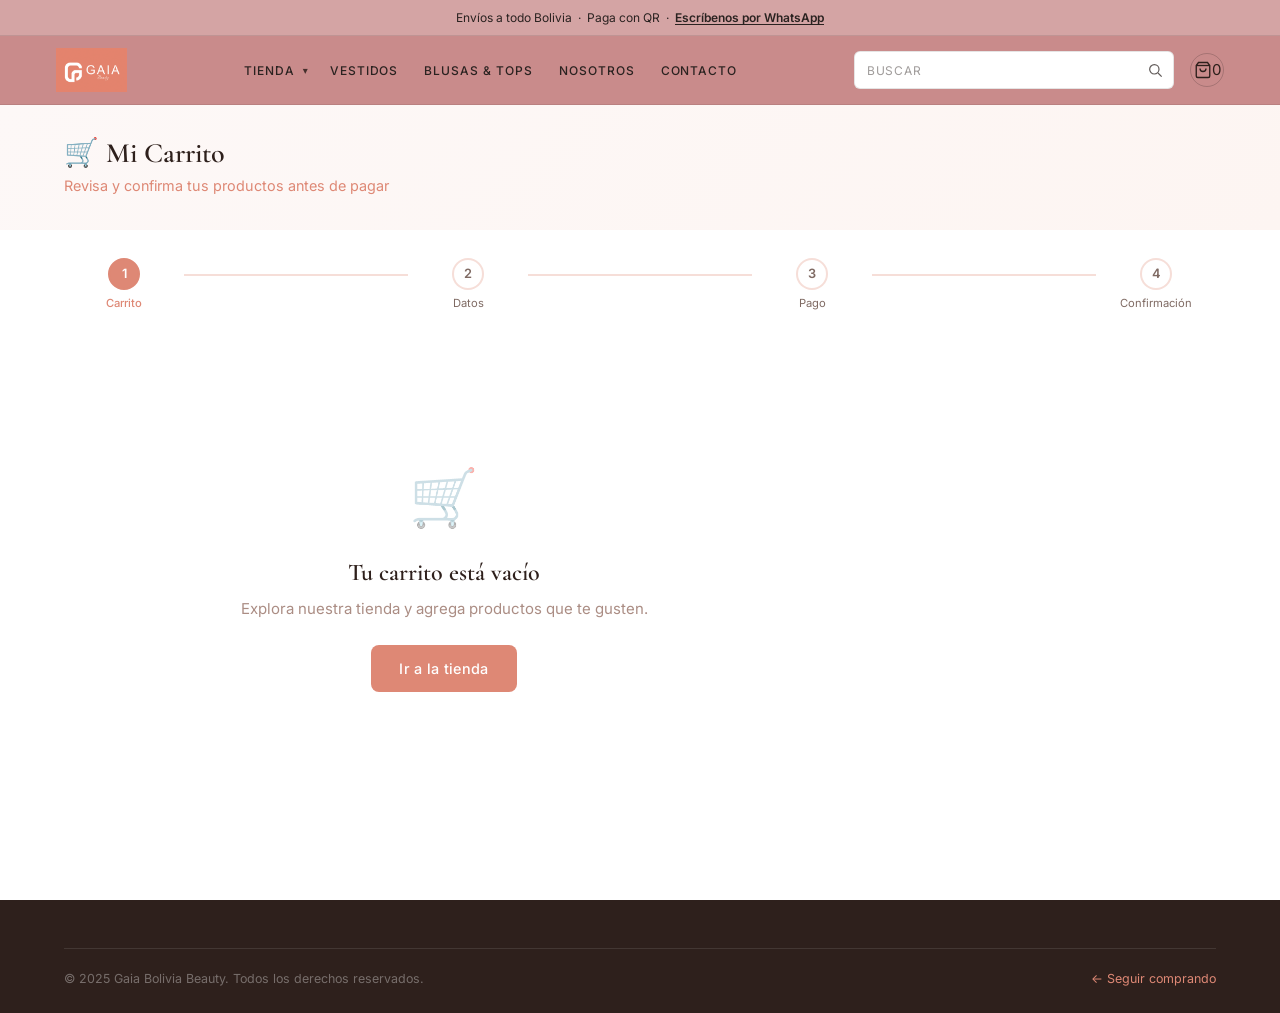
<file: carrito.html>
<!DOCTYPE html>
<html lang="es">
<head>
  <meta charset="UTF-8">
  <meta name="viewport" content="width=device-width, initial-scale=1.0">
  <title>Carrito — Gaia Bolivia Beauty</title>
  <link rel="stylesheet" href="css/base.css?v=20260717">
  <link rel="stylesheet" href="css/components.css?v=20260717">
  <link rel="stylesheet" href="css/layout.css?v=20260717">
  <link rel="stylesheet" href="css/variables.css?v=20260717">
  <link rel="stylesheet" href="css/header.css?v=20260717">
  <style>
    /* ── Page header ── */
    .cart-header {
      background: linear-gradient(135deg, var(--color-bg-soft) 0%, var(--color-primary-pale) 100%);
      padding: 2rem 0;
    }
    .cart-header h1 { color: var(--color-text); font-size: 1.75rem; margin-bottom: .2rem; }
    .cart-header p  { color: var(--color-primary); font-size: .9rem; }

    /* ── Layout ── */
    .cart-layout {
      display: grid;
      grid-template-columns: 1fr 360px;
      gap: 2rem; align-items: start;
      padding: 2rem 0 4rem;
    }
    @media (max-width: 900px) {
      .cart-layout { grid-template-columns: 1fr; }
    }
    #cart-summary { position: sticky; top: 6rem; }

    /* ── Cart table ── */
    .cart-table { width: 100%; }

    .cart-table-head {
      display: grid;
      grid-template-columns: 88px 1fr 90px 130px 100px 36px;
      gap: .5rem 1rem;
      padding: .6rem .5rem;
      border-bottom: 2px solid var(--border);
      font-size: .68rem; font-weight: 600;
      letter-spacing: .1em; text-transform: uppercase;
      color: var(--text-light);
    }
    .cart-table-head span:nth-child(3),
    .cart-table-head span:nth-child(4) { text-align: center; }
    .cart-table-head span:nth-child(5) { text-align: right; }

    .cart-row {
      display: grid;
      grid-template-columns: 88px 1fr 90px 130px 100px 36px;
      gap: .5rem 1rem;
      align-items: center;
      padding: 1.1rem .5rem;
      border-bottom: 1px solid var(--border);
      transition: background var(--transition);
    }
    .cart-row:hover { background: rgba(200,169,110,.03); }

    .cart-row__img img {
      width: 80px; height: 80px; object-fit: cover;
      border-radius: var(--radius); background: var(--accent); display: block;
    }
    .cart-row__name {
      font-family: var(--font-heading);
      font-size: 1rem; font-weight: 600; color: var(--secondary);
      margin-bottom: .15rem;
    }
    .cart-row__variant { font-size: .78rem; color: var(--text-light); }
    .cart-row__price   { text-align: center; font-size: .9rem; color: var(--text-light); }
    .cart-row__subtotal {
      text-align: right; font-weight: 600;
      color: var(--primary-dark); font-size: .95rem;
    }
    .cart-row__qty {
      display: flex; align-items: center; justify-content: center; gap: .4rem;
    }
    .cart-row__remove { display: flex; justify-content: flex-end; }

    /* Mobile: 3-col grid with areas */
    @media (max-width: 640px) {
      .cart-table-head { display: none; }
      .cart-row {
        grid-template-columns: 72px 1fr auto;
        grid-template-areas:
          "img info  remove"
          "img qty   subtotal";
        gap: .4rem .75rem;
        padding: .9rem .25rem;
      }
      .cart-row__img     { grid-area: img; }
      .cart-row__info    { grid-area: info; }
      .cart-row__remove  { grid-area: remove; align-self: start; }
      .cart-row__qty     { grid-area: qty; justify-content: flex-start; }
      .cart-row__subtotal{ grid-area: subtotal; text-align: right; }
      .cart-row__price   { display: none; }
      .cart-row__img img { width: 64px; height: 64px; }
    }

    /* ── WhatsApp FAB ── */
    .whatsapp-fab {
      position: fixed; bottom: 1.75rem; right: 1.75rem; z-index: 1000;
      width: 56px; height: 56px; background: #25d366; border-radius: 50%;
      display: none; align-items: center; justify-content: center;
      font-size: 1.6rem; box-shadow: 0 4px 18px rgba(37,211,102,.4);
      text-decoration: none; transition: transform var(--transition), box-shadow var(--transition);
    }
    .whatsapp-fab:hover { transform: scale(1.1); }
  </style>
</head>
<body data-page="carrito">

  <div class="announcement-bar">
    Envíos a todo Bolivia &nbsp;·&nbsp; Paga con QR &nbsp;·&nbsp;
    <a href="#" data-whatsapp>Escríbenos por WhatsApp</a>
  </div>

  <header class="site-header" id="site-header" role="banner">
    <div class="header-inner">
      <a href="index.html" class="site-logo" aria-label="Gaia Bolivia — Inicio">
        <img src="assets/gaia-logo-header.png" alt="Gaia Bolivia" class="site-logo__img"
             onerror="this.style.display='none'">
      </a>
      <ul class="main-nav" id="main-nav" role="list">
        <li class="nav-item has-dropdown">
          <div class="nav-dropdown-head">
            <a href="tienda.html" class="nav-link">Tienda</a>
            <button type="button" class="nav-dropdown-toggle" aria-expanded="false" aria-haspopup="true" aria-label="Categorías de la tienda">
              <span class="chevron" aria-hidden="true">▾</span>
            </button>
          </div>
          <ul class="dropdown-menu" role="list">
            <li><a href="tienda.html">Ver Todo</a></li>
            <li><a href="tienda.html?category=vestidos">Vestidos</a></li>
            <li><a href="tienda.html?category=blusas">Blusas &amp; Tops</a></li>
            <li><a href="tienda.html?category=pantalones">Pantalones</a></li>
            <li><a href="tienda.html?category=faldas">Faldas</a></li>
            <li><a href="tienda.html?category=accesorios">Accesorios</a></li>
          </ul>
        </li>
        <li class="nav-item"><a href="tienda.html?category=vestidos" class="nav-link">Vestidos</a></li>
        <li class="nav-item"><a href="tienda.html?category=blusas" class="nav-link">Blusas &amp; Tops</a></li>
        <li class="nav-item"><a href="nosotros.html" class="nav-link">Nosotros</a></li>
        <li class="nav-item"><a href="contacto.html" class="nav-link">Contacto</a></li>
      </ul>
      <div class="search-bar" id="search-bar" role="search">
        <input id="search-input" type="text" placeholder="Buscar" autocomplete="off" aria-label="Buscar productos">
        <span class="search-bar__icon" aria-hidden="true">
          <svg width="16" height="16" viewBox="0 0 24 24" fill="none" stroke="currentColor" stroke-width="1.8"><circle cx="11" cy="11" r="7"/><line x1="16.5" y1="16.5" x2="22" y2="22"/></svg>
        </span>
        <button id="search-close" class="search-bar__close" aria-label="Cerrar búsqueda">✕</button>
      </div>
      <div class="header-actions">
        <button class="btn-icon btn-search btn-search-mobile" aria-label="Buscar">
          <svg width="18" height="18" viewBox="0 0 24 24" fill="none" stroke="currentColor" stroke-width="1.8"><circle cx="11" cy="11" r="7"/><line x1="16.5" y1="16.5" x2="22" y2="22"/></svg>
        </button>
        <a href="carrito.html" class="btn-icon" aria-label="Ver carrito" style="position:relative;text-decoration:none;color:inherit">
          <svg width="18" height="18" viewBox="0 0 24 24" fill="none" stroke="currentColor" stroke-width="1.8"><path d="M6 2L3 6v14a2 2 0 002 2h14a2 2 0 002-2V6l-3-4z"/><line x1="3" y1="6" x2="21" y2="6"/><path d="M16 10a4 4 0 01-8 0"/></svg>
          <span class="cart-count" id="cart-count" data-count="0">0</span>
        </a>
        <button class="btn-menu" id="btn-menu" type="button" aria-controls="main-nav" aria-expanded="false" aria-label="Abrir menú">
          <span></span><span></span><span></span>
        </button>
      </div>
    </div>
  </header>

  <main>

    <div class="cart-header">
      <div class="container">
        <h1>🛒 Mi Carrito</h1>
        <p>Revisa y confirma tus productos antes de pagar</p>
      </div>
    </div>

    <div class="container">
      <!-- Steps indicator -->
      <div class="steps" style="margin:1.75rem 0">
        <div class="step active">
          <div class="step__dot">1</div>
          <span class="step__label">Carrito</span>
        </div>
        <div class="step-line"></div>
        <div class="step">
          <div class="step__dot">2</div>
          <span class="step__label">Datos</span>
        </div>
        <div class="step-line"></div>
        <div class="step">
          <div class="step__dot">3</div>
          <span class="step__label">Pago</span>
        </div>
        <div class="step-line"></div>
        <div class="step">
          <div class="step__dot">4</div>
          <span class="step__label">Confirmación</span>
        </div>
      </div>

      <div class="cart-layout">
        <div>
          <div id="cart-items"></div>
        </div>
        <aside id="cart-summary"></aside>
      </div>
    </div>

  </main>

  <footer class="footer">
    <div class="container">
      <div class="footer__bottom">
        <span>© 2025 Gaia Bolivia Beauty. Todos los derechos reservados.</span>
        <a href="tienda.html" style="color:var(--color-primary)">← Seguir comprando</a>
      </div>
    </div>
  </footer>

  <a class="whatsapp-fab" href="#" data-whatsapp aria-label="WhatsApp">💬</a>

  <script src="js/api.js?v=20260717"></script>
  <script src="js/cart.js?v=20260717"></script>
  <script src="js/app.js?v=20260717"></script>
</body>
</html>
</file>
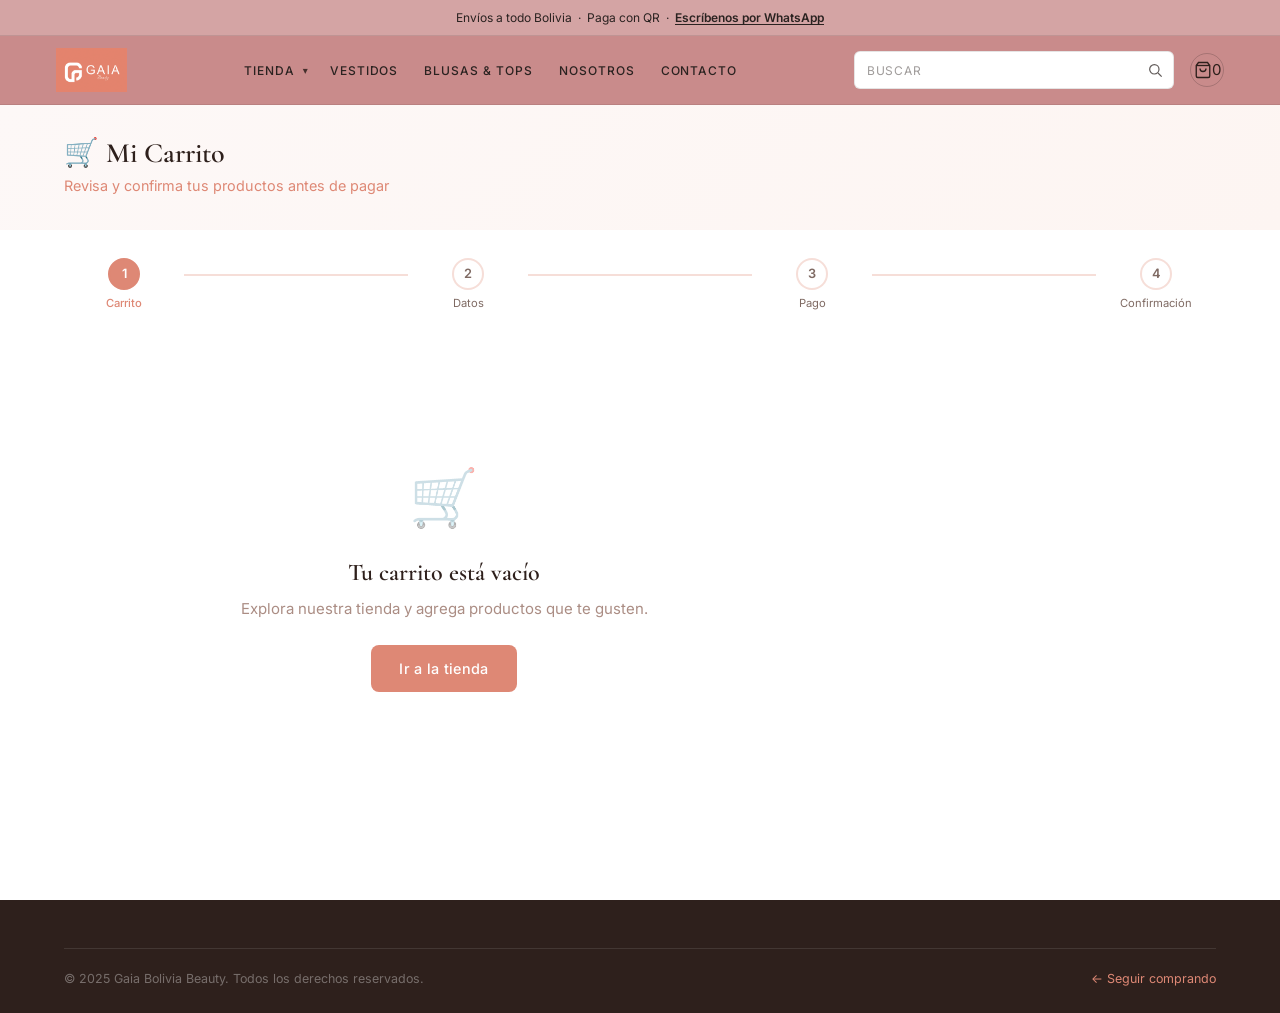
<file: checkout.html>
<!DOCTYPE html>
<html lang="es">
<head>
  <meta charset="UTF-8">
  <meta name="viewport" content="width=device-width, initial-scale=1.0">
  <title>Checkout — Gaia Bolivia Beauty</title>
  <link rel="stylesheet" href="css/base.css?v=20260717">
  <link rel="stylesheet" href="css/components.css?v=20260717">
  <link rel="stylesheet" href="css/layout.css?v=20260717">
  <link rel="stylesheet" href="css/variables.css?v=20260717">
  <link rel="stylesheet" href="css/header.css?v=20260717">
  <style>
    .checkout-wrap { padding: 2rem 0 4rem; }
    .checkout-wrap h1 { font-size: 1.75rem; margin-bottom: 1.75rem; }

    /* Form sections */
    .form-section {
      background: var(--white);
      border: 1px solid var(--border);
      border-radius: var(--radius-lg);
      padding: 1.75rem;
      margin-bottom: 1.25rem;
    }
    .form-section__title {
      font-family: var(--font-heading);
      font-size: 1.15rem; font-weight: 600; color: var(--secondary);
      margin-bottom: 1.25rem; padding-bottom: .75rem;
      border-bottom: 1px solid var(--border);
    }
    .form-row {
      display: grid; grid-template-columns: 1fr 1fr; gap: 1rem;
    }
    @media (max-width: 560px) { .form-row { grid-template-columns: 1fr; } }

    /* Delivery cards */
    .delivery-options { display: grid; grid-template-columns: 1fr 1fr; gap: .75rem; margin-top: .5rem; }
    @media (max-width: 480px) { .delivery-options { grid-template-columns: 1fr; } }
    .delivery-card {
      border: 2px solid var(--border); border-radius: var(--radius);
      padding: 1rem 1.25rem; cursor: pointer;
      transition: border-color var(--transition), background var(--transition);
      display: flex; gap: .75rem; align-items: flex-start; position: relative;
    }
    .delivery-card input[type=radio] { position: absolute; opacity: 0; width: 0; height: 0; }
    .delivery-card.selected,
    .delivery-card:has(input:checked) { border-color: var(--primary); background: rgba(200,169,110,.07); }
    .delivery-card__icon  { font-size: 1.4rem; }
    .delivery-card__label { font-size: .9rem; font-weight: 600; color: var(--secondary); }
    .delivery-card__sub   { font-size: .78rem; color: var(--text-light); }

    #address-group { display: none; margin-top: 1rem; }
    #address-group.show { display: block; }
    .delivery-suboptions { margin-top: 1rem; display: none; }
    .delivery-suboptions.show { display: block; }
    .delivery-suboptions .form-label { margin-bottom: .55rem; display: block; }
    .delivery-suboptions__list { display: grid; gap: .45rem; }
    .delivery-suboptions__item {
      display: flex; gap: .55rem; align-items: center;
      font-size: .88rem; color: var(--secondary);
    }

    /* Payment cards */
    .payment-options { display: grid; grid-template-columns: repeat(2,1fr); gap: .75rem; margin-top: .5rem; }
    @media (max-width: 480px) { .payment-options { grid-template-columns: 1fr; } }
    .payment-card {
      border: 2px solid var(--border); border-radius: var(--radius);
      padding: 1rem; text-align: center; cursor: pointer; position: relative;
      transition: border-color var(--transition), background var(--transition);
    }
    .payment-card input[type=radio] { position: absolute; opacity: 0; width: 0; height: 0; }
    .payment-card.selected,
    .payment-card:has(input:checked) { border-color: var(--primary); background: rgba(200,169,110,.07); }
    .payment-card__icon  { font-size: 1.5rem; margin-bottom: .4rem; }
    .payment-card__label { font-size: .85rem; font-weight: 500; color: var(--secondary); }
    .payment-card__sub   { font-size: .72rem; color: var(--text-light); margin-top: .15rem; }
    .payment-card.disabled {
      opacity: .55;
      cursor: not-allowed;
      pointer-events: none;
      filter: grayscale(.12);
    }

    /* QR preview */
    #payment-qr-preview {
      display: none;
      margin-top: 1.25rem;
      padding: 1.5rem;
      background: rgba(200,169,110,.07);
      border: 1px solid var(--border);
      border-radius: var(--radius);
      text-align: center;
    }
    #payment-qr-preview img {
      width: 160px; height: 160px; object-fit: contain;
      border: 1px solid var(--border); border-radius: var(--radius);
      margin: 0 auto .75rem; display: block;
    }
    #payment-qr-preview p { font-size: .85rem; color: var(--text-light); }
    #payment-qr-preview strong { color: var(--secondary); }
    #btn-download-qr { margin-top: .55rem; }

    /* Sticky summary */
    #checkout-items-summary { position: sticky; top: 6rem; }

    /* WhatsApp FAB */
    .whatsapp-fab {
      position: fixed; bottom: 1.75rem; right: 1.75rem; z-index: 1000;
      width: 56px; height: 56px; background: #25d366; border-radius: 50%;
      display: none; align-items: center; justify-content: center;
      font-size: 1.6rem; box-shadow: 0 4px 18px rgba(37,211,102,.4);
      text-decoration: none; transition: transform var(--transition);
    }
    .whatsapp-fab:hover { transform: scale(1.1); }
  </style>
</head>
<body data-page="checkout">

  <div class="announcement-bar">
    Envíos a todo Bolivia &nbsp;·&nbsp; Paga con QR &nbsp;·&nbsp;
    <a href="#" data-whatsapp>Escríbenos por WhatsApp</a>
  </div>

  <header class="site-header" id="site-header" role="banner">
    <div class="header-inner">
      <a href="index.html" class="site-logo" aria-label="Gaia Bolivia — Inicio">
        <img src="assets/gaia-logo-header.png" alt="Gaia Bolivia" class="site-logo__img"
             onerror="this.style.display='none'">
      </a>
      <ul class="main-nav" id="main-nav" role="list">
        <li class="nav-item has-dropdown">
          <div class="nav-dropdown-head">
            <a href="tienda.html" class="nav-link">Tienda</a>
            <button type="button" class="nav-dropdown-toggle" aria-expanded="false" aria-haspopup="true" aria-label="Categorías de la tienda">
              <span class="chevron" aria-hidden="true">▾</span>
            </button>
          </div>
          <ul class="dropdown-menu" role="list">
            <li><a href="tienda.html">Ver Todo</a></li>
            <li><a href="tienda.html?category=vestidos">Vestidos</a></li>
            <li><a href="tienda.html?category=blusas">Blusas &amp; Tops</a></li>
            <li><a href="tienda.html?category=pantalones">Pantalones</a></li>
            <li><a href="tienda.html?category=faldas">Faldas</a></li>
            <li><a href="tienda.html?category=accesorios">Accesorios</a></li>
          </ul>
        </li>
        <li class="nav-item"><a href="tienda.html?category=vestidos" class="nav-link">Vestidos</a></li>
        <li class="nav-item"><a href="tienda.html?category=blusas" class="nav-link">Blusas &amp; Tops</a></li>
        <li class="nav-item"><a href="nosotros.html" class="nav-link">Nosotros</a></li>
        <li class="nav-item"><a href="contacto.html" class="nav-link">Contacto</a></li>
      </ul>
      <div class="search-bar" id="search-bar" role="search">
        <input id="search-input" type="text" placeholder="Buscar" autocomplete="off" aria-label="Buscar productos">
        <span class="search-bar__icon" aria-hidden="true">
          <svg width="16" height="16" viewBox="0 0 24 24" fill="none" stroke="currentColor" stroke-width="1.8"><circle cx="11" cy="11" r="7"/><line x1="16.5" y1="16.5" x2="22" y2="22"/></svg>
        </span>
        <button id="search-close" class="search-bar__close" aria-label="Cerrar búsqueda">✕</button>
      </div>
      <div class="header-actions">
        <button class="btn-icon btn-search btn-search-mobile" aria-label="Buscar">
          <svg width="18" height="18" viewBox="0 0 24 24" fill="none" stroke="currentColor" stroke-width="1.8"><circle cx="11" cy="11" r="7"/><line x1="16.5" y1="16.5" x2="22" y2="22"/></svg>
        </button>
        <a href="carrito.html" class="btn-icon" aria-label="Ver carrito" style="position:relative;text-decoration:none;color:inherit">
          <svg width="18" height="18" viewBox="0 0 24 24" fill="none" stroke="currentColor" stroke-width="1.8"><path d="M6 2L3 6v14a2 2 0 002 2h14a2 2 0 002-2V6l-3-4z"/><line x1="3" y1="6" x2="21" y2="6"/><path d="M16 10a4 4 0 01-8 0"/></svg>
          <span class="cart-count" id="cart-count" data-count="0">0</span>
        </a>
        <button class="btn-menu" id="btn-menu" type="button" aria-controls="main-nav" aria-expanded="false" aria-label="Abrir menú">
          <span></span><span></span><span></span>
        </button>
      </div>
    </div>
  </header>

  <main>
    <div class="container checkout-wrap">

      <h1>Finalizar pedido</h1>

      <!-- Steps indicator -->
      <div class="steps" style="margin-bottom:2rem">
        <div class="step done">
          <div class="step__dot">✓</div>
          <span class="step__label">Carrito</span>
        </div>
        <div class="step-line done" id="step-line-1"></div>
        <div class="step active" id="step-datos">
          <div class="step__dot">2</div>
          <span class="step__label">Datos</span>
        </div>
        <div class="step-line" id="step-line-2"></div>
        <div class="step" id="step-pago">
          <div class="step__dot">3</div>
          <span class="step__label">Pago</span>
        </div>
        <div class="step-line" id="step-line-3"></div>
        <div class="step">
          <div class="step__dot">4</div>
          <span class="step__label">Confirmación</span>
        </div>
      </div>

      <div class="layout-checkout">

        <!-- ── Form ── -->
        <div>
          <form id="checkout-form" novalidate>

            <!-- ══ PASO 1 ══ -->
            <div id="step-panel-1">

              <!-- Datos del cliente -->
              <div class="form-section">
                <h3 class="form-section__title">👤 Datos de contacto</h3>
                <div class="form-row">
                  <div class="form-group">
                    <label class="form-label" for="customer_name">
                      Nombre completo <span class="req">*</span>
                    </label>
                    <input type="text" id="customer_name" name="customer_name"
                      class="form-input" placeholder="Tu nombre completo"
                      required autocomplete="name">
                  </div>
                  <div class="form-group">
                    <label class="form-label" for="customer_phone">
                      Teléfono / WhatsApp <span class="req">*</span>
                    </label>
                    <input type="tel" id="customer_phone" name="customer_phone"
                      class="form-input" placeholder="7XXXXXXX"
                      required autocomplete="tel">
                    <span class="form-hint">Número celular Bolivia (8 dígitos)</span>
                  </div>
                </div>
                <div class="form-group mt-2">
                  <label class="form-label" for="customer_email">
                    Email <span style="color:var(--color-text-muted);font-weight:400">(opcional)</span>
                  </label>
                  <input type="email" id="customer_email" name="customer_email"
                    class="form-input" placeholder="tu@email.com" autocomplete="email">
                </div>
              </div>

              <!-- Método de entrega -->
              <div class="form-section">
                <h3 class="form-section__title">🚚 Método de entrega</h3>
                <div class="delivery-options">
                  <label class="delivery-card" id="card-pickup">
                    <input type="radio" name="delivery_method" value="pickup" required>
                    <span class="delivery-card__icon">🏪</span>
                    <div>
                      <p class="delivery-card__label">Recoger en tienda</p>
                      <p class="delivery-card__sub">Retiro en punto acordado con la tienda</p>
                    </div>
                  </label>
                  <label class="delivery-card" id="card-delivery">
                    <input type="radio" name="delivery_method" value="delivery">
                    <span class="delivery-card__icon">🚚</span>
                    <div>
                      <p class="delivery-card__label">Envío a domicilio</p>
                      <p class="delivery-card__sub">Entrega urbana con coordinación previa</p>
                    </div>
                  </label>
                </div>
                <div id="address-group">
                  <div class="delivery-suboptions" id="delivery-suboptions">
                    <label class="form-label">Zona de envío <span class="req">*</span></label>
                    <div class="delivery-suboptions__list">
                      <label class="delivery-suboptions__item">
                        <input type="radio" name="delivery_zone" value="santa_cruz">
                        Envío departamento de Santa Cruz
                      </label>
                      <label class="delivery-suboptions__item">
                        <input type="radio" name="delivery_zone" value="nacional">
                        Envío nacional
                      </label>
                    </div>
                  </div>
                  <div class="form-group">
                    <label class="form-label" for="customer_address">
                      Dirección de entrega <span class="req">*</span>
                    </label>
                    <textarea id="customer_address" name="customer_address"
                      class="form-textarea" rows="2"
                      placeholder="Calle, número, barrio, ciudad..."></textarea>
                  </div>
                </div>
              </div>

              <button type="button" id="btn-next" class="btn btn-primary btn-lg btn-full">
                Continuar al pago →
              </button>
              <a href="carrito.html" class="btn btn-ghost btn-full mt-1">
                ← Volver al carrito
              </a>
            </div>

            <!-- ══ PASO 2 ══ (oculto hasta que pasen el paso 1) -->
            <div id="step-panel-2" style="display:none">

              <!-- Método de pago -->
              <div class="form-section">
                <h3 class="form-section__title">💳 Método de pago</h3>
                <div class="payment-options">
                  <label class="payment-card" id="card-banco">
                    <input type="radio" name="payment_method" value="banco_union" required>
                    <div class="payment-card__icon">🏦</div>
                    <div class="payment-card__label">Banco Economico</div>
                    <div class="payment-card__sub">Transferencia QR</div>
                  </label>
                  <label class="payment-card" id="card-efectivo">
                    <input type="radio" name="payment_method" value="efectivo">
                    <div class="payment-card__icon">💵</div>
                    <div class="payment-card__label">Efectivo</div>
                    <div class="payment-card__sub">Al recoger</div>
                  </label>
                </div>

                <!-- QR preview (se muestra cuando selecciona Tigo o Banco) -->
                <div id="payment-qr-preview">
                  <img src="https://placehold.co/200x200/e8d5b0/9e7d4a?text=QR+Pago"
                    alt="QR de pago" id="qr-preview-img">
                  <p id="qr-preview-instructions">
                    <strong id="qr-method-name">Banco Económico</strong><br>
                    El QR de pago definitivo se generará al confirmar tu pedido.
                  </p>
                  <a id="btn-download-qr" class="btn btn-ghost" href="#" download="gaia-qr-pago.png">
                    Descargar QR
                  </a>
                </div>
              </div>

              <!-- Notas -->
              <div class="form-section">
                <h3 class="form-section__title">📝 Notas (opcional)</h3>
                <div class="form-group">
                  <textarea name="notes" class="form-textarea" rows="2"
                    placeholder="Instrucciones especiales, horario de entrega preferido..."></textarea>
                </div>
              </div>

              <button type="submit" class="btn btn-primary btn-lg btn-full" id="btn-submit">
                Confirmar Pedido →
              </button>
              <button type="button" id="btn-back" class="btn btn-ghost btn-full mt-1">
                ← Volver a mis datos
              </button>
            </div>

          </form>
        </div>

        <!-- ── Resumen del pedido (sticky) ── -->
        <aside id="checkout-items-summary"></aside>

      </div>
    </div>
  </main>

  <footer class="site-footer">
    <div class="footer-inner">
      <div class="footer-brand">
        <img src="assets/gaia-logo-header.png" alt="Gaia Bolivia" style="height:44px;width:auto;border-radius:8px" onerror="this.style.display='none'">
        <p class="footer-tagline">Moda femenina pensada para realzar tu estilo en cada ocasión. Compra segura, atención cercana y entregas coordinadas.</p>
      </div>

      <div class="footer-links">
        <h5>Navegación</h5>
        <ul>
          <li><a href="index.html">Inicio</a></li>
          <li><a href="tienda.html">Tienda</a></li>
          <li><a href="nosotros.html">Nosotros</a></li>
          <li><a href="contacto.html">Contacto</a></li>
          <li><a href="carrito.html">Mi carrito</a></li>
        </ul>
      </div>

      <div class="footer-links">
        <h5>Atención</h5>
        <ul>
          <li><a href="tienda.html?category=vestidos">Vestidos</a></li>
          <li><a href="tienda.html?category=blusas">Blusas y tops</a></li>
          <li><a href="tienda.html?category=pantalones">Pantalones</a></li>
          <li><a href="tienda.html?sale=true">Sale</a></li>
        </ul>
      </div>
    </div>
    <div class="footer-bottom">
      <span>© 2026 Gaia Bolivia · Todos los derechos reservados</span>
      <span>Santa Cruz de la Sierra, Bolivia · <a href="#" data-whatsapp>WhatsApp</a></span>
    </div>
  </footer>

  <a class="whatsapp-fab" href="#" data-whatsapp aria-label="WhatsApp">💬</a>

  <script src="js/api.js?v=20260717"></script>
  <script src="js/cart.js?v=20260717"></script>
  <script src="js/app.js?v=20260717"></script>
</body>
</html>
</file>
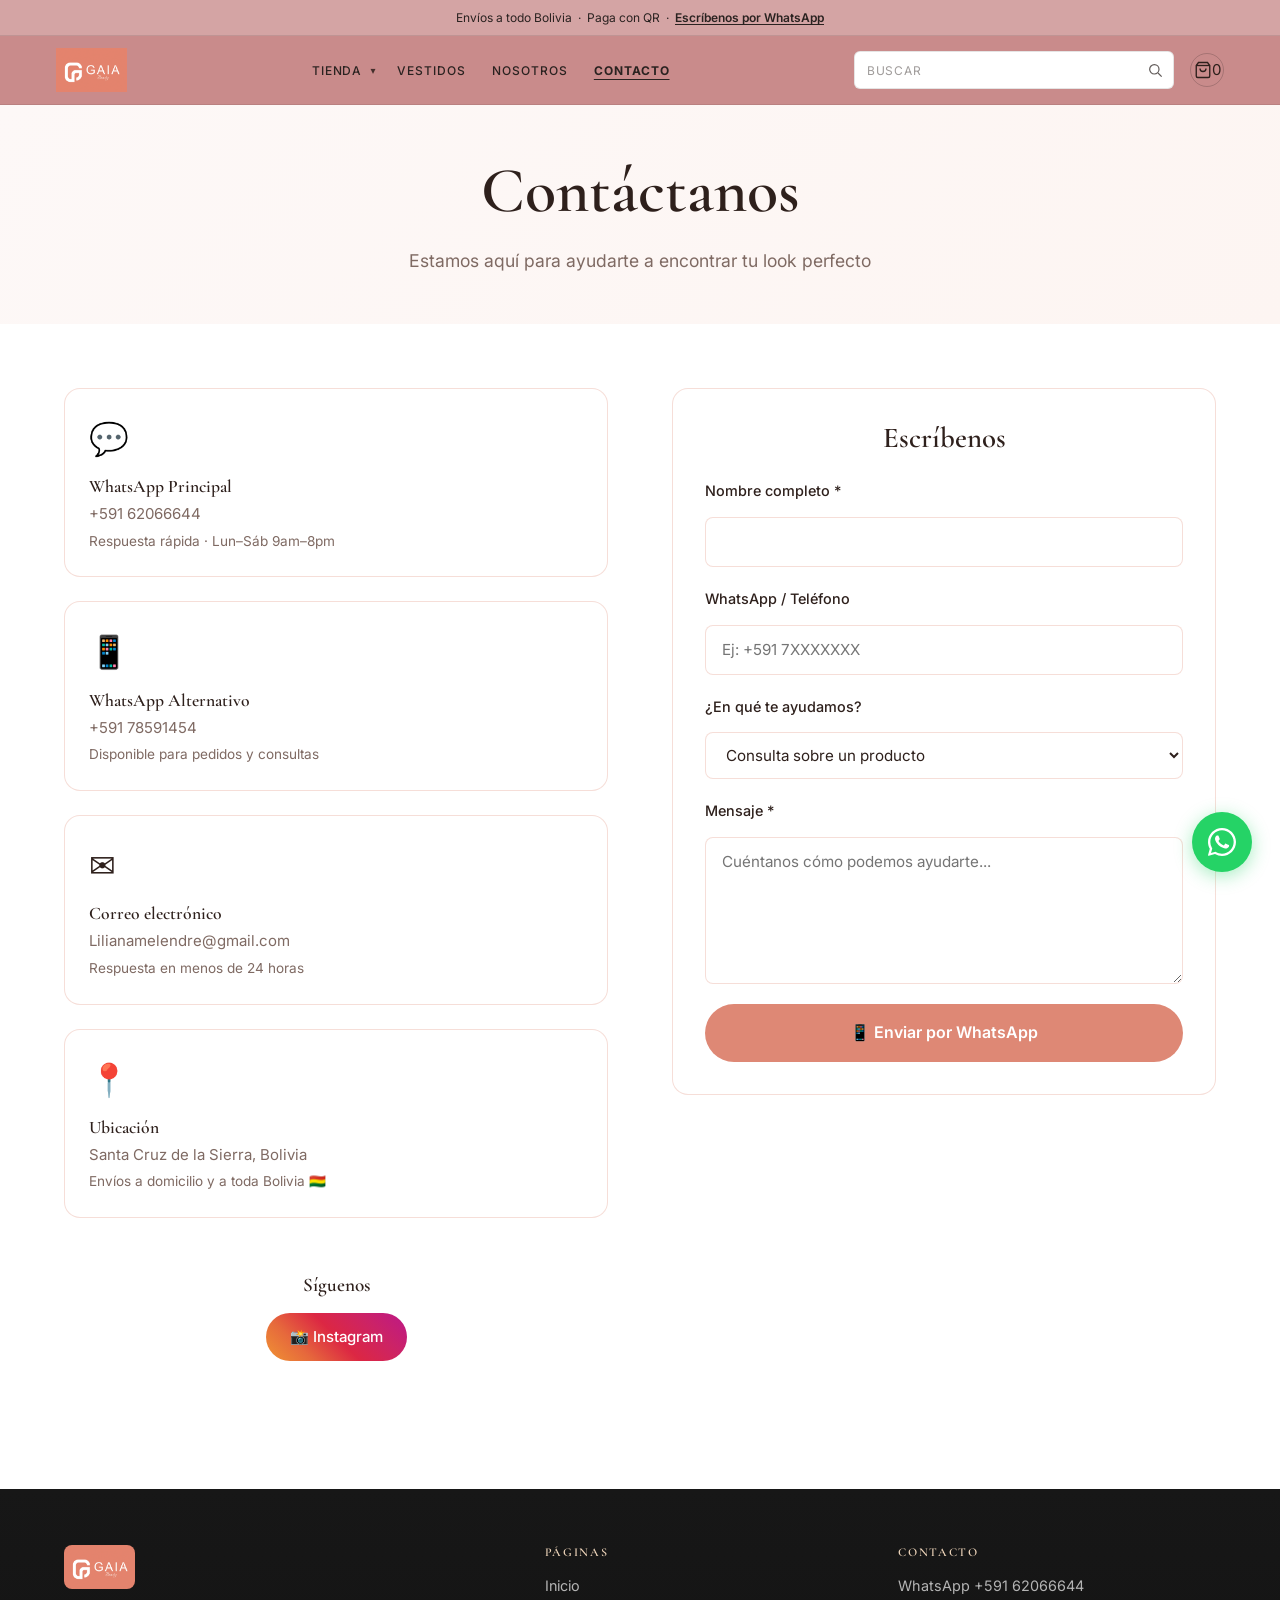
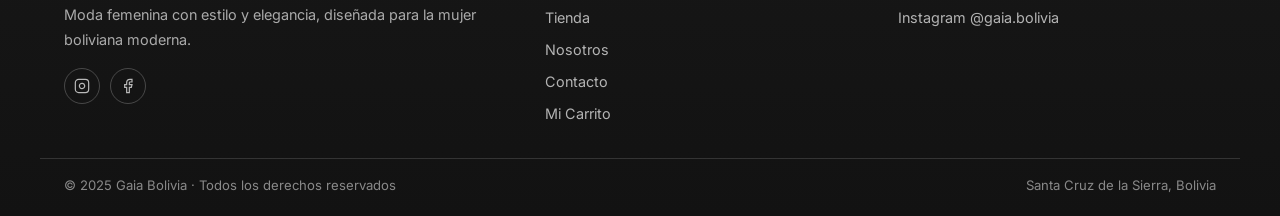
<file: contacto.html>
<!DOCTYPE html>
<html lang="es">
<head>
  <meta charset="UTF-8">
  <meta name="viewport" content="width=device-width, initial-scale=1.0">
  <title>Contacto — Gaia Bolivia</title>
  <meta name="description" content="Contáctanos por WhatsApp, email o redes sociales. Estamos aquí para ayudarte con tu look perfecto.">
  <link rel="stylesheet" href="css/base.css?v=20260717">
  <link rel="stylesheet" href="css/components.css?v=20260717">
  <link rel="stylesheet" href="css/layout.css?v=20260717">
  <link rel="stylesheet" href="css/variables.css?v=20260717">
  <link rel="stylesheet" href="css/header.css?v=20260717">
  <link rel="stylesheet" href="css/products.css?v=20260717">
  <style>
    .whatsapp-fab { display: flex !important; }

    /* ── Hero ────────────────────────────────────────────────────────────────── */
    .hero {
      padding: 3rem 1.5rem;
      background: linear-gradient(135deg, var(--color-bg-soft) 0%, var(--color-primary-pale) 100%);
      text-align: center;
    }
    .hero h1 {
      font-size: clamp(2.5rem, 6vw, 4rem);
      color: var(--color-text);
      margin-bottom: 1rem;
    }
    .hero p {
      font-size: 1.1rem;
      color: var(--color-text-muted);
      max-width: 600px;
      margin: 0 auto;
    }

    /* ── Contact Layout ──────────────────────────────────────────────────────── */
    .contact-section {
      padding: 4rem 0;
      background: var(--color-bg);
    }
    .contact-grid {
      display: grid;
      grid-template-columns: 1fr 1fr;
      gap: 4rem;
      align-items: start;
    }
    @media (max-width: 900px) {
      .contact-grid { grid-template-columns: 1fr; gap: 3rem; }
    }

    /* ── Contact Cards ───────────────────────────────────────────────────────── */
    .contact-cards {
      display: flex;
      flex-direction: column;
      gap: 1.5rem;
    }
    .contact-card {
      background: var(--color-bg);
      border: 1px solid var(--color-border);
      border-radius: 16px;
      padding: 1.5rem;
      text-decoration: none;
      color: inherit;
      transition: transform var(--transition), border-color var(--transition);
      display: block;
    }
    .contact-card:hover {
      transform: translateX(5px);
      border-color: var(--color-primary);
    }
    .contact-card__icon {
      font-size: 2rem;
      margin-bottom: 0.75rem;
    }
    .contact-card h3 {
      font-size: 1.1rem;
      color: var(--color-text);
      margin-bottom: 0.25rem;
    }
    .contact-card p {
      color: var(--color-text-muted);
      margin-bottom: 0.25rem;
    }
    .contact-card__sub {
      font-size: 0.85rem;
      color: var(--color-text-muted);
    }

    /* ── Follow Section ──────────────────────────────────────────────────────── */
    .follow-section {
      margin-top: 2rem;
      text-align: center;
    }
    .follow-section h3 {
      font-size: 1.2rem;
      color: var(--color-text);
      margin-bottom: 1rem;
    }
    .btn-instagram {
      background: linear-gradient(45deg, #f09433 0%,#e6683c 25%,#dc2743 50%,#cc2366 75%,#bc1888 100%);
      color: var(--color-white);
      border-radius: 50px;
      padding: 0.75rem 1.5rem;
      text-decoration: none;
      display: inline-flex;
      align-items: center;
      gap: 0.5rem;
      font-weight: 500;
      transition: transform var(--transition);
    }
    .btn-instagram:hover {
      transform: scale(1.05);
    }

    /* ── Contact Form ────────────────────────────────────────────────────────── */
    .contact-form {
      background: var(--color-bg);
      border: 1px solid var(--color-border);
      border-radius: 16px;
      padding: 2rem;
    }
    .contact-form h2 {
      font-size: 1.8rem;
      color: var(--color-text);
      margin-bottom: 1.5rem;
      text-align: center;
    }
    .form-group {
      margin-bottom: 1.25rem;
    }
    .form-label {
      display: block;
      font-size: 0.9rem;
      color: var(--color-text);
      margin-bottom: 0.5rem;
      font-weight: 500;
    }
    .form-input,
    .form-select,
    .form-textarea {
      width: 100%;
      padding: 0.75rem 1rem;
      border: 1.5px solid var(--color-border);
      border-radius: 8px;
      background: var(--color-bg);
      color: var(--color-text);
      font-size: 0.95rem;
      transition: border-color var(--transition), box-shadow var(--transition);
    }
    .form-input:focus,
    .form-select:focus,
    .form-textarea:focus {
      outline: none;
      border-color: var(--color-primary);
      box-shadow: 0 0 0 3px rgba(199,130,113,0.2);
    }
    .form-textarea {
      resize: vertical;
      min-height: 120px;
    }
    .btn-submit {
      width: 100%;
      background: var(--color-primary);
      color: var(--color-white);
      border: none;
      border-radius: 50px;
      padding: 1rem 2rem;
      font-size: 1rem;
      font-weight: 600;
      cursor: pointer;
      transition: background var(--transition), transform var(--transition);
    }
    .btn-submit:hover {
      background: var(--color-primary-dark);
      transform: translateY(-2px);
    }

    /* ── WhatsApp FAB ────────────────────────────────────────────────────────── */
    .whatsapp-fab {
      position: fixed;
      bottom: 1.75rem;
      right: 1.75rem;
      z-index: 1000;
      width: 60px;
      height: 60px;
      background: #25d366;
      border-radius: 50%;
      display: flex;
      align-items: center;
      justify-content: center;
      font-size: 1.8rem;
      box-shadow: 0 4px 18px rgba(37,211,102,0.4);
      text-decoration: none;
      color: var(--color-white);
      animation: pulse 2s infinite;
    }
    .whatsapp-fab:hover {
      transform: scale(1.1);
      box-shadow: 0 6px 24px rgba(37,211,102,0.6);
    }
    @keyframes pulse {
      0% { box-shadow: 0 4px 18px rgba(37,211,102,0.4); }
      50% { box-shadow: 0 4px 18px rgba(37,211,102,0.8); }
      100% { box-shadow: 0 4px 18px rgba(37,211,102,0.4); }
    }
  </style>
</head>
<body data-page="contacto">

  <!-- ── ANNOUNCEMENT BAR ── -->
  <div class="announcement-bar">
    Envíos a todo Bolivia &nbsp;·&nbsp; Paga con QR &nbsp;·&nbsp;
    <a href="https://wa.me/59162066644" target="_blank" rel="noopener">Escríbenos por WhatsApp</a>
  </div>

  <!-- ── HEADER ── -->
  <header class="site-header" id="site-header" role="banner">
    <div class="header-inner">
      <a href="index.html" class="site-logo" aria-label="Gaia Bolivia — Inicio">
        <img src="assets/gaia-logo-header.png" alt="Gaia Bolivia" class="site-logo__img"
             onerror="this.style.display='none'">
      </a>
      <ul class="main-nav" id="main-nav" role="list">
        <li class="nav-item has-dropdown">
          <div class="nav-dropdown-head">
            <a href="tienda.html" class="nav-link">Tienda</a>
            <button type="button" class="nav-dropdown-toggle" aria-expanded="false" aria-haspopup="true" aria-label="Categorías de la tienda">
              <span class="chevron" aria-hidden="true">▾</span>
            </button>
          </div>
          <ul class="dropdown-menu" role="list">
            <li><a href="tienda.html">Ver Todo</a></li>
            <li><a href="tienda.html?category=vestidos">Vestidos</a></li>
            <li><a href="tienda.html?category=blusas">Blusas &amp; Tops</a></li>
            <li><a href="tienda.html?category=pantalones">Pantalones</a></li>
            <li><a href="tienda.html?category=faldas">Faldas</a></li>
            <li><a href="tienda.html?category=accesorios">Accesorios</a></li>
          </ul>
        </li>
        <li class="nav-item"><a href="tienda.html?category=vestidos" class="nav-link">Vestidos</a></li>
        <li class="nav-item"><a href="nosotros.html" class="nav-link">Nosotros</a></li>
        <li class="nav-item"><a href="contacto.html" class="nav-link active">Contacto</a></li>
      </ul>

      <div class="search-bar" id="search-bar" role="search">
        <input id="search-input" type="text" placeholder="Buscar" autocomplete="off" aria-label="Buscar productos">
        <span class="search-bar__icon" aria-hidden="true">
          <svg width="16" height="16" viewBox="0 0 24 24" fill="none" stroke="currentColor" stroke-width="1.8"><circle cx="11" cy="11" r="7"/><line x1="16.5" y1="16.5" x2="22" y2="22"/></svg>
        </span>
        <button id="search-close" class="search-bar__close" aria-label="Cerrar búsqueda">✕</button>
      </div>

      <div class="header-actions">
        <button class="btn-icon btn-search btn-search-mobile" aria-label="Buscar">
          <svg width="18" height="18" viewBox="0 0 24 24" fill="none" stroke="currentColor" stroke-width="1.8"><circle cx="11" cy="11" r="7"/><line x1="16.5" y1="16.5" x2="22" y2="22"/></svg>
        </button>
        <a href="carrito.html" class="btn-icon" aria-label="Ver carrito" style="position:relative;text-decoration:none;color:inherit">
          <svg width="18" height="18" viewBox="0 0 24 24" fill="none" stroke="currentColor" stroke-width="1.8"><path d="M6 2L3 6v14a2 2 0 002 2h14a2 2 0 002-2V6l-3-4z"/><line x1="3" y1="6" x2="21" y2="6"/><path d="M16 10a4 4 0 01-8 0"/></svg>
          <span class="cart-count" id="cart-count" data-count="0">0</span>
        </a>
        <button class="btn-menu" id="btn-menu" type="button" aria-controls="main-nav" aria-expanded="false" aria-label="Abrir menú">
          <span></span><span></span><span></span>
        </button>
      </div>
    </div>
  </header>

  <main>

    <!-- ══ HERO ════════════════════════════════════════════════════════════════ -->
    <section class="hero">
      <div class="container">
        <h1>Contáctanos</h1>
        <p>Estamos aquí para ayudarte a encontrar tu look perfecto</p>
      </div>
    </section>

    <!-- ══ CONTACT SECTION ═════════════════════════════════════════════════════ -->
    <section class="contact-section">
      <div class="container">
        <div class="contact-grid">

          <!-- Contact Cards -->
          <div class="contact-cards">
            <a href="https://wa.me/59162066644" target="_blank" class="contact-card">
              <div class="contact-card__icon">💬</div>
              <h3>WhatsApp Principal</h3>
              <p>+591 62066644</p>
              <div class="contact-card__sub">Respuesta rápida · Lun–Sáb 9am–8pm</div>
            </a>

            <a href="https://wa.me/59178591454" target="_blank" class="contact-card">
              <div class="contact-card__icon">📱</div>
              <h3>WhatsApp Alternativo</h3>
              <p>+591 78591454</p>
              <div class="contact-card__sub">Disponible para pedidos y consultas</div>
            </a>

            <a href="mailto:Lilianamelendre@gmail.com" class="contact-card">
              <div class="contact-card__icon">✉️</div>
              <h3>Correo electrónico</h3>
              <p>Lilianamelendre@gmail.com</p>
              <div class="contact-card__sub">Respuesta en menos de 24 horas</div>
            </a>

            <div class="contact-card">
              <div class="contact-card__icon">📍</div>
              <h3>Ubicación</h3>
              <p>Santa Cruz de la Sierra, Bolivia</p>
              <div class="contact-card__sub">Envíos a domicilio y a toda Bolivia 🇧🇴</div>
            </div>

            <!-- Follow Section -->
            <div class="follow-section">
              <h3>Síguenos</h3>
              <a href="https://www.instagram.com/gaia.bolivia/" target="_blank" class="btn-instagram">
                📸 Instagram
              </a>
            </div>
          </div>

          <!-- Contact Form -->
          <div class="contact-form">
            <h2>Escríbenos</h2>
            <form id="contact-form">
              <div class="form-group">
                <label for="name" class="form-label">Nombre completo *</label>
                <input type="text" id="name" class="form-input" required>
              </div>

              <div class="form-group">
                <label for="phone" class="form-label">WhatsApp / Teléfono</label>
                <input type="tel" id="phone" class="form-input" placeholder="Ej: +591 7XXXXXXX">
              </div>

              <div class="form-group">
                <label for="subject" class="form-label">¿En qué te ayudamos?</label>
                <select id="subject" class="form-select">
                  <option value="Consulta sobre un producto">Consulta sobre un producto</option>
                  <option value="Información de envíos">Información de envíos</option>
                  <option value="Estado de mi pedido">Estado de mi pedido</option>
                  <option value="Devoluciones y cambios">Devoluciones y cambios</option>
                  <option value="Otro">Otro</option>
                </select>
              </div>

              <div class="form-group">
                <label for="message" class="form-label">Mensaje *</label>
                <textarea id="message" class="form-textarea" rows="5" required placeholder="Cuéntanos cómo podemos ayudarte..."></textarea>
              </div>

              <button type="button" class="btn-submit" onclick="sendWhatsApp()">
                📱 Enviar por WhatsApp
              </button>
            </form>
          </div>

        </div>
      </div>
    </section>

  </main>

  <!-- ── FOOTER ── -->
  <footer class="site-footer">
    <div class="footer-inner">
      <div class="footer-brand">
        <img src="assets/gaia-logo-header.png" alt="Gaia Bolivia" style="height:44px;width:auto;display:block;margin-bottom:14px;border-radius:8px"
             onerror="this.style.display='none'">
        <p class="footer-tagline">Moda femenina con estilo y elegancia, diseñada para la mujer boliviana moderna.</p>
        <div class="footer-social">
          <a href="https://www.instagram.com/gaia.bolivia/" aria-label="Instagram">
            <svg width="16" height="16" viewBox="0 0 24 24" fill="none" stroke="currentColor" stroke-width="1.8"><rect x="2" y="2" width="20" height="20" rx="5" ry="5"/><path d="M16 11.37A4 4 0 1112.63 8 4 4 0 0116 11.37z"/><line x1="17.5" y1="6.5" x2="17.51" y2="6.5"/></svg>
          </a>
          <a href="#" data-facebook aria-label="Facebook">
            <svg width="16" height="16" viewBox="0 0 24 24" fill="none" stroke="currentColor" stroke-width="1.8"><path d="M18 2h-3a5 5 0 00-5 5v3H7v4h3v8h4v-8h3l1-4h-4V7a1 1 0 011-1h3z"/></svg>
          </a>
        </div>
      </div>
      <div class="footer-links">
        <h5>Páginas</h5>
        <ul>
          <li><a href="index.html">Inicio</a></li>
          <li><a href="tienda.html">Tienda</a></li>
          <li><a href="nosotros.html">Nosotros</a></li>
          <li><a href="contacto.html">Contacto</a></li>
          <li><a href="carrito.html">Mi Carrito</a></li>
        </ul>
      </div>
      <div class="footer-links">
        <h5>Contacto</h5>
        <ul>
          <li><a href="https://wa.me/59162066644" target="_blank" rel="noopener">WhatsApp +591 62066644</a></li>
          <li><a href="https://www.instagram.com/gaia.bolivia/" target="_blank" rel="noopener">Instagram @gaia.bolivia</a></li>
        </ul>
      </div>
    </div>
    <div class="footer-bottom">
      <span>© 2025 Gaia Bolivia · Todos los derechos reservados</span>
      <span>Santa Cruz de la Sierra, Bolivia</span>
    </div>
  </footer>

  <a class="whatsapp-fab" href="https://wa.me/59162066644" target="_blank" rel="noopener"
     aria-label="Contactar por WhatsApp" title="WhatsApp">
    <svg style="width:28px;height:28px;fill:#fff" viewBox="0 0 24 24"><path d="M17.472 14.382c-.297-.149-1.758-.867-2.03-.967-.273-.099-.471-.148-.67.15-.197.297-.767.966-.94 1.164-.173.199-.347.223-.644.075-.297-.15-1.255-.463-2.39-1.475-.883-.788-1.48-1.761-1.653-2.059-.173-.297-.018-.458.13-.606.134-.133.298-.347.446-.52.149-.174.198-.298.298-.497.099-.198.05-.371-.025-.52-.075-.149-.669-1.612-.916-2.207-.242-.579-.487-.5-.669-.51-.173-.008-.371-.01-.57-.01-.198 0-.52.074-.792.372-.272.297-1.04 1.016-1.04 2.479 0 1.462 1.065 2.875 1.213 3.074.149.198 2.096 3.2 5.077 4.487.709.306 1.262.489 1.694.625.712.227 1.36.195 1.871.118.571-.085 1.758-.719 2.006-1.413.248-.694.248-1.289.173-1.413-.074-.124-.272-.198-.57-.347z"/><path d="M12 0C5.373 0 0 5.373 0 12c0 2.127.554 4.122 1.523 5.854L.057 23.142a.5.5 0 00.611.612l5.288-1.467A11.945 11.945 0 0012 24c6.627 0 12-5.373 12-12S18.627 0 12 0zm0 22c-1.9 0-3.677-.523-5.193-1.43l-.371-.22-3.838 1.065 1.064-3.837-.241-.385A9.955 9.955 0 012 12C2 6.477 6.477 2 12 2s10 4.477 10 10-4.477 10-10 10z"/></svg>
  </a>

  <script>
    function sendWhatsApp() {
      const name = document.getElementById('name').value.trim();
      const phone = document.getElementById('phone').value;
      const subject = document.getElementById('subject').value;
      const message = document.getElementById('message').value.trim();

      if (!name || !message) {
        showToast('Por favor completa nombre y mensaje', 'error');
        return;
      }

      const text = `*Hola Gaia Bolivia! 👋*

*Nombre:* ${name}
*Teléfono:* ${phone}
*Motivo:* ${subject}

*Mensaje:* ${message}`;

      const encoded = encodeURIComponent(text);
      window.open(`https://wa.me/59162066644?text=${encoded}`, '_blank');
      showToast('Mensaje enviado por WhatsApp', 'success');
      document.getElementById('contact-form').reset();
    }
  </script>

  <script src="js/api.js?v=20260717"></script>
  <script src="js/cart.js?v=20260717"></script>
  <script src="js/animations.js?v=20260717"></script>
  <script src="js/app.js?v=20260717"></script>
</body>
</html>
</file>
<file: css/base.css>
/* ── Google Fonts ─────────────────────────────────────────────────────────── */
@import url('https://fonts.googleapis.com/css2?family=Cormorant+Garamond:ital,wght@0,300;0,400;0,500;0,600;0,700;1,400;1,600&family=Inter:wght@300;400;500;600&display=swap');

/* ── Variables ────────────────────────────────────────────────────────────── */
:root {
  --color-primary:       #c78271;
  --color-primary-dark:  #a5604f;
  --color-primary-light: #e0a898;
  --color-primary-pale:  #f5e6e2;

  --color-bg:            #ffffff;
  --color-bg-soft:       #fdf8f7;
  --color-bg-section:    #faf3f1;

  --color-text:          #2d1f1b;
  --color-text-muted:    #8a6055;
  --color-text-light:    #c4a098;

  --color-border:        rgba(199,130,113,0.25);
  --color-border-strong: rgba(199,130,113,0.55);

  --color-white:         #ffffff;
  --color-black:         #2d1f1b;

  --font-heading:  'Cormorant Garamond', Georgia, serif;
  --font-body:     'Inter', system-ui, sans-serif;

  --radius-sm:     4px;
  --radius:        8px;
  --radius-lg:     16px;

  --shadow-sm:     0 1px 3px rgba(0,0,0,.08);
  --shadow:        0 4px 16px rgba(0,0,0,.10);
  --shadow-lg:     0 8px 32px rgba(0,0,0,.14);

  --transition:    .2s ease;

  --navbar-h:      64px;
  --max-width:     1200px;

  /* aliases legacy */
  --primary: var(--color-primary);
  --primary-dark: var(--color-primary-dark);
  --secondary: var(--color-text);
  --text: var(--color-text);
  --text-light: var(--color-text-light);
  --bg: var(--color-bg);
  --bg-soft: var(--color-bg-soft);
  --border: var(--color-border);
  --white: var(--color-white);
}

/* ── Reset ────────────────────────────────────────────────────────────────── */
*, *::before, *::after { box-sizing: border-box; margin: 0; padding: 0; }

html { scroll-behavior: smooth; -webkit-text-size-adjust: 100%; }

body {
  font-family: var(--font-body);
  font-size: 15px;
  line-height: 1.6;
  color: var(--text);
  background: var(--bg);
  -webkit-font-smoothing: antialiased;
}

img { display: block; max-width: 100%; height: auto; }
a  { color: inherit; text-decoration: none; }
ul { list-style: none; }
button { cursor: pointer; border: none; background: none; font: inherit; }
input, textarea, select { font: inherit; }

/* ── Tipografía ───────────────────────────────────────────────────────────── */
h1, h2, h3, h4, h5, h6 {
  font-family: var(--font-heading);
  font-weight: 600;
  line-height: 1.2;
  color: var(--secondary);
}

h1 { font-size: clamp(2rem, 5vw, 3.5rem); }
h2 { font-size: clamp(1.5rem, 3vw, 2.25rem); }
h3 { font-size: clamp(1.2rem, 2.5vw, 1.75rem); }
h4 { font-size: 1.125rem; }

p { color: var(--text-light); line-height: 1.7; }

/* ── Utilidades ───────────────────────────────────────────────────────────── */
.sr-only {
  position: absolute; width: 1px; height: 1px;
  padding: 0; margin: -1px; overflow: hidden;
  clip: rect(0,0,0,0); border: 0;
}

.text-center  { text-align: center; }
.text-primary { color: var(--primary); }
.mt-1 { margin-top: .5rem; }
.mt-2 { margin-top: 1rem;  }
.mt-3 { margin-top: 1.5rem;}
.mt-4 { margin-top: 2rem;  }

/* ── Loading spinner ──────────────────────────────────────────────────────── */
.spinner {
  width: 40px; height: 40px;
  border: 3px solid var(--border);
  border-top-color: var(--primary);
  border-radius: 50%;
  animation: spin .7s linear infinite;
  margin: 3rem auto;
}
@keyframes spin { to { transform: rotate(360deg); } }

/* ── Toast / notificación ────────────────────────────────────────────────── */
.toast {
  position: fixed; bottom: 1.5rem; right: 1.5rem; z-index: 9999;
  background: var(--secondary); color: var(--white);
  padding: .75rem 1.25rem; border-radius: var(--radius);
  font-size: .875rem; font-weight: 500;
  box-shadow: var(--shadow-lg);
  transform: translateY(120%); opacity: 0;
  transition: transform .3s ease, opacity .3s ease;
  max-width: 320px;
}
.toast.show { transform: translateY(0); opacity: 1; }
.toast.success { border-left: 4px solid #4caf50; }
.toast.error   { border-left: 4px solid #f44336; }

/* ── Divider decorativo ───────────────────────────────────────────────────── */
.divider {
  display: flex; align-items: center; gap: 1rem;
  color: var(--text-light); font-size: .85rem;
}
.divider::before, .divider::after {
  content: ''; flex: 1;
  height: 1px; background: var(--border);
}
</file>
<file: css/components.css>
/* ── Botones ──────────────────────────────────────────────────────────────── */
.btn {
  display: inline-flex; align-items: center; justify-content: center; gap: .5rem;
  padding: .75rem 1.75rem;
  border-radius: var(--radius);
  font-family: var(--font-body);
  font-size: .9rem; font-weight: 500;
  letter-spacing: .02em;
  transition: background var(--transition), color var(--transition),
              transform var(--transition), box-shadow var(--transition);
  white-space: nowrap;
}
.btn:active { transform: scale(.97); }

.btn-primary {
  background: var(--color-primary); color: var(--color-white);
}
.btn-primary:hover {
  background: var(--color-primary-dark);
  box-shadow: 0 4px 12px rgba(199,130,113,0.35);
}

.btn-secondary {
  background: var(--color-text); color: var(--color-white);
}
.btn-secondary:hover { background: #444; }

.btn-outline {
  background: transparent;
  border: 1.5px solid var(--color-primary);
  color: var(--color-primary);
}
.btn-outline:hover {
  background: var(--color-primary);
  color: var(--color-white);
}

.btn-ghost {
  background: transparent; color: var(--color-text-muted);
}
.btn-ghost:hover { color: var(--color-primary); }

.btn-sm { padding: .5rem 1.1rem; font-size: .8rem; }
.btn-lg { padding: 1rem 2.5rem; font-size: 1rem; }
.btn-full { width: 100%; }

.btn:disabled {
  opacity: .5; pointer-events: none;
}

/* ── Product Card ─────────────────────────────────────────────────────────── */
.product-card {
  background: var(--white);
  border: 1px solid var(--border);
  border-radius: var(--radius-lg);
  overflow: hidden;
  transition: transform var(--transition), box-shadow var(--transition);
  cursor: pointer;
}
.product-card:hover {
  transform: translateY(-4px);
  box-shadow: var(--shadow-lg);
}

.product-card__img-wrap {
  position: relative;
  aspect-ratio: 4 / 5;
  overflow: hidden;
  background: var(--color-primary-pale);
}
.product-card__img-wrap img {
  width: 100%; height: 100%;
  object-fit: cover;
  transition: transform .4s ease;
}
.product-card:hover .product-card__img-wrap img {
  transform: scale(1.06);
}
.product-card__img-hover {
  position: absolute;
  inset: 0;
  opacity: 0;
}
.product-card:hover .product-card__img-hover {
  opacity: 1;
}
.product-card__overlay {
  position: absolute;
  inset: auto 0 0 0;
  padding: 1rem .8rem .8rem;
  background: linear-gradient(180deg, rgba(0,0,0,0) 0%, rgba(0,0,0,.42) 100%);
  opacity: 0;
  transition: opacity var(--transition);
}
.product-card:hover .product-card__overlay {
  opacity: 1;
}
.btn-add-cart {
  width: 100%;
  background: #fff;
  color: var(--color-text);
  border-radius: 999px;
  padding: .55rem .8rem;
  font-size: .8rem;
  font-weight: 600;
}
.btn-add-cart:hover {
  background: var(--color-primary);
  color: #fff;
}

.product-card__badge {
  position: absolute;
  bottom: .65rem;
  left: 50%;
  transform: translateX(-50%);
  z-index: 2;
  font-size: .68rem;
  font-weight: 700;
  letter-spacing: .04em;
  text-transform: uppercase;
  padding: .28rem .65rem;
  border-radius: 4px;
  line-height: 1.2;
  white-space: nowrap;
  pointer-events: none;
}
.product-card__badge--sale {
  background: #8b1a1a;
  color: #fff;
}
.product-card__badge--out {
  background: #111;
  color: #fff;
}
.product-card__badge--new {
  background: var(--color-primary);
  color: #fff;
}
.product-card__badge--bestseller {
  background: #2d2a28;
  color: #fff;
}
.product-card__transfer {
  margin: .2rem 0 0;
  font-size: .78rem;
  font-weight: 500;
  color: var(--color-text-muted);
  line-height: 1.35;
}

.product-card__body {
  padding: 1rem 1.1rem 1.2rem;
}
.product-card__category {
  font-size: .7rem; font-weight: 500; letter-spacing: .1em;
  text-transform: uppercase; color: var(--color-primary);
  margin-bottom: .25rem;
}
.product-card__name {
  font-family: var(--font-heading);
  font-size: 1.1rem; font-weight: 600;
  color: var(--color-text);
  margin-bottom: .35rem;
  display: -webkit-box;
  -webkit-line-clamp: 2;
  -webkit-box-orient: vertical;
  overflow: hidden;
}
.product-card__price {
  font-size: 1.1rem; font-weight: 600;
  color: var(--primary-dark);
}
.product-card__price span {
  font-size: .8rem; font-weight: 400; color: var(--text-light);
}
.product-card__footer {
  padding: 0 1.1rem 1.1rem;
}
.product-card__info {
  padding: .95rem .95rem 1rem;
}
.product-card__colors {
  display: flex;
  align-items: center;
  gap: .4rem;
  margin-top: .55rem;
}
.swatch {
  width: 13px;
  height: 13px;
  border-radius: 50%;
  border: 1px solid rgba(0,0,0,.18);
  display: inline-block;
}
.swatch-more {
  font-size: .72rem;
  color: var(--color-text-muted);
}

/* ── Formularios ──────────────────────────────────────────────────────────── */
.form-group {
  display: flex; flex-direction: column; gap: .4rem;
}
.form-label {
  font-size: .85rem; font-weight: 500; color: var(--color-text);
}
.form-label .req { color: var(--color-primary); }

.form-input,
.form-select,
.form-textarea {
  padding: .75rem 1rem;
  border: 1.5px solid var(--color-border);
  border-radius: var(--radius);
  background: var(--white);
  color: var(--color-text);
  font-size: .9rem;
  transition: border-color var(--transition), box-shadow var(--transition);
  width: 100%;
}
.form-input:focus,
.form-select:focus,
.form-textarea:focus {
  outline: none;
  border-color: var(--color-primary);
  box-shadow: 0 0 0 3px rgba(199,130,113,0.15);
}
.form-input.error,
.form-select.error { border-color: #f44336; }

.form-error { font-size: .78rem; color: #f44336; }
.form-hint  { font-size: .78rem; color: var(--color-text-muted); }

.form-textarea { resize: vertical; min-height: 100px; }

/* ── Badges / Pills ───────────────────────────────────────────────────────── */
.badge {
  display: inline-flex; align-items: center; justify-content: center;
  min-width: 20px; height: 20px;
  padding: 0 6px;
  background: var(--color-primary); color: var(--color-white);
  border-radius: 999px;
  font-size: .68rem; font-weight: 700;
  line-height: 1;
}

.pill {
  display: inline-flex; align-items: center; gap: .3rem;
  padding: .3rem .8rem;
  background: var(--color-primary-pale);
  border: 1px solid var(--color-border);
  border-radius: 999px;
  font-size: .78rem; font-weight: 500;
  color: var(--color-text);
  cursor: pointer;
  transition: background var(--transition), border-color var(--transition);
}
.pill:hover,
.pill.active {
  background: var(--color-primary); color: var(--color-white);
  border-color: var(--color-primary);
}

/* ── Cart item ────────────────────────────────────────────────────────────── */
.cart-item {
  display: grid;
  grid-template-columns: 80px 1fr auto;
  gap: 1rem;
  align-items: center;
  padding: 1rem 0;
  border-bottom: 1px solid var(--border);
}
.cart-item__img {
  width: 80px; height: 80px;
  object-fit: cover;
  border-radius: var(--radius);
  background: var(--color-primary-pale);
}
.cart-item__name {
  font-family: var(--font-heading);
  font-size: 1.05rem; font-weight: 600;
  color: var(--secondary);
}
.cart-item__variant {
  font-size: .78rem; color: var(--color-text-muted); margin-top: .1rem;
}
.cart-item__price {
  font-weight: 600; color: var(--color-primary-dark);
}
.cart-item__qty {
  display: flex; align-items: center; gap: .5rem; margin-top: .5rem;
}
.qty-btn {
  width: 28px; height: 28px;
  border: 1.5px solid var(--color-border); border-radius: var(--radius-sm);
  display: flex; align-items: center; justify-content: center;
  font-size: 1rem; color: var(--secondary);
  transition: border-color var(--transition);
}
.qty-btn:hover { border-color: var(--color-primary); color: var(--color-primary); }
.qty-value { min-width: 24px; text-align: center; font-weight: 600; }

.cart-item__remove {
  color: var(--color-text-muted); font-size: 1.1rem;
  transition: color var(--transition);
  align-self: flex-start;
}
.cart-item__remove:hover { color: #f44336; }

/* ── Order Summary Box ────────────────────────────────────────────────────── */
.order-summary {
  background: var(--white);
  border: 1px solid var(--border);
  border-radius: var(--radius-lg);
  padding: 1.5rem;
}
.order-summary__title {
  font-family: var(--font-heading);
  font-size: 1.3rem; font-weight: 600;
  margin-bottom: 1.25rem;
  padding-bottom: .75rem;
  border-bottom: 1px solid var(--border);
}
.order-summary__row {
  display: flex; justify-content: space-between;
  font-size: .9rem; color: var(--color-text-muted);
  padding: .4rem 0;
}
.order-summary__total {
  display: flex; justify-content: space-between;
  font-size: 1.1rem; font-weight: 700;
  color: var(--secondary);
  border-top: 1px solid var(--color-border);
  margin-top: .75rem; padding-top: .75rem;
}

/* ── Page hero strip ──────────────────────────────────────────────────────── */
.page-hero {
  background: linear-gradient(135deg, var(--color-bg-soft) 0%, var(--color-primary-pale) 100%);
  color: var(--color-text);
  padding: 3rem 1.5rem;
  text-align: center;
}
.page-hero h1 { color: var(--color-text); margin-bottom: .5rem; }
.page-hero p  { color: var(--color-primary); font-size: .95rem; }

/* ── Empty state ──────────────────────────────────────────────────────────── */
.empty-state {
  text-align: center; padding: 4rem 1rem;
  color: var(--color-text-muted);
}
.empty-state__icon {
  font-size: 3.5rem; margin-bottom: 1rem; opacity: .4;
}
.empty-state h3 {
  font-family: var(--font-heading);
  font-size: 1.5rem; color: var(--color-text);
  margin-bottom: .5rem;
}

/* ── Step indicator ───────────────────────────────────────────────────────── */
.steps {
  display: flex; align-items: center; justify-content: center;
  gap: 0; margin-bottom: 2rem;
}
.step {
  display: flex; flex-direction: column; align-items: center; gap: .3rem;
  flex: 1; max-width: 120px;
}
.step__dot {
  width: 32px; height: 32px; border-radius: 50%;
  border: 2px solid var(--color-border);
  background: var(--white);
  display: flex; align-items: center; justify-content: center;
  font-size: .8rem; font-weight: 600; color: var(--color-text-muted);
  position: relative; z-index: 1;
  transition: all var(--transition);
}
.step.active  .step__dot { background: var(--color-primary); border-color: var(--color-primary); color: var(--color-white); }
.step.done    .step__dot { background: var(--color-text); border-color: var(--color-text); color: var(--color-white); }
.step__label  { font-size: .7rem; color: var(--color-text-muted); text-align: center; }
.step.active  .step__label { color: var(--color-primary); font-weight: 500; }

.step-line {
  flex: 1; height: 2px;
  background: var(--border);
  margin-bottom: 1.3rem;
}
.step-line.done { background: var(--color-text); }
</file>
<file: css/layout.css>
/* ── Navbar ────────────────────────────────────────────────────────────────── */
.navbar {
  position: fixed; top: 0; left: 0; right: 0; z-index: 1000;
  height: var(--navbar-h);
  background-color: #c98b8b;
  background-color: var(--color-header-bg, #c98b8b);
  border-bottom: 1px solid rgba(42, 34, 32, 0.1);
  box-shadow: var(--shadow-sm);
}

.navbar__inner {
  max-width: var(--max-width);
  margin: 0 auto;
  padding: 0 1.5rem;
  height: 100%;
  display: flex; align-items: center; justify-content: space-between;
  gap: 1.5rem;
}

.navbar__logo {
  display: flex; align-items: center; gap: .65rem;
  flex-shrink: 0;
}
.navbar__logo img {
  height: 38px;
  width: auto;
  max-width: min(220px, 50vw);
  object-fit: contain;
}
.navbar__logo-text {
  font-family: var(--font-heading);
  font-size: 1.25rem; font-weight: 700;
  color: var(--color-text);
  letter-spacing: .01em;
  line-height: 1;
}
.navbar__logo-text span { color: var(--color-primary); }

.navbar__nav {
  display: flex; align-items: center; gap: .25rem;
  flex: 1; justify-content: center;
}
.navbar__nav a {
  padding: .5rem .9rem;
  border-radius: var(--radius);
  font-size: .8rem; font-weight: 500;
  letter-spacing: .06em;
  text-transform: uppercase;
  color: var(--color-header-text, #2a2220);
  transition: color var(--transition), background var(--transition);
}
.navbar__nav a:hover,
.navbar__nav a.active {
  color: var(--color-header-text, #2a2220);
  background: rgba(42, 34, 32, 0.08);
}

.navbar__actions {
  display: flex; align-items: center; gap: .5rem;
  flex-shrink: 0;
}

.cart-btn {
  position: relative;
  display: flex; align-items: center; justify-content: center;
  width: 42px; height: 42px;
  border-radius: var(--radius);
  color: var(--color-header-text, #2a2220);
  font-size: 1.25rem;
  transition: background var(--transition), color var(--transition);
  text-decoration: none;
}
.cart-btn:hover { background: rgba(42, 34, 32, 0.08); color: var(--color-header-text, #2a2220); }

.cart-btn .badge {
  position: absolute; top: 4px; right: 4px;
  min-width: 17px; height: 17px; padding: 0 4px;
  font-size: .6rem;
}

/* Hamburger */
.hamburger {
  display: none;
  flex-direction: column; gap: 5px;
  width: 32px; height: 32px;
  align-items: center; justify-content: center;
  cursor: pointer;
}
.hamburger span {
  display: block; width: 22px; height: 2px;
  background: var(--color-header-text, #2a2220); border-radius: 2px;
  transition: transform .3s, opacity .3s;
}
.hamburger.open span:nth-child(1) { transform: translateY(7px) rotate(45deg); }
.hamburger.open span:nth-child(2) { opacity: 0; }
.hamburger.open span:nth-child(3) { transform: translateY(-7px) rotate(-45deg); }

/* Mobile nav drawer */
.mobile-nav {
  display: none;
  position: fixed; top: var(--navbar-h); left: 0; right: 0;
  background: var(--color-white);
  border-bottom: 1px solid var(--color-border);
  padding: 1rem 1.5rem;
  box-shadow: var(--shadow);
  z-index: 999;
  flex-direction: column; gap: .25rem;
}
.mobile-nav.open { display: flex; }
.mobile-nav a {
  padding: .75rem 1rem;
  border-radius: var(--radius);
  font-size: .95rem; font-weight: 500;
  color: var(--text);
  transition: background var(--transition), color var(--transition);
}
.mobile-nav a:hover,
.mobile-nav a.active {
  background: rgba(200,169,110,.1);
  color: var(--primary);
}

/* ── Page content offset ─────────────────────────────────────────────────── */
.page-content {
  margin-top: var(--navbar-h);
  min-height: calc(100vh - var(--navbar-h));
}

/* ── Container ───────────────────────────────────────────────────────────── */
.container {
  max-width: var(--max-width);
  margin: 0 auto;
  padding: 0 1.5rem;
}

.section {
  padding: 3.5rem 0;
}

/* ── Product grid ─────────────────────────────────────────────────────────── */
.product-grid {
  display: grid;
  grid-template-columns: repeat(auto-fill, minmax(240px, 1fr));
  gap: 1.5rem;
}

/* ── Sidebar + main layout ────────────────────────────────────────────────── */
.layout-sidebar {
  display: grid;
  grid-template-columns: 240px 1fr;
  gap: 2rem;
  align-items: start;
}

.sidebar {
  position: sticky; top: calc(var(--navbar-h) + 1rem);
  background: var(--color-white);
  border: 1px solid var(--color-border);
  border-radius: var(--radius-lg);
  padding: 1.5rem;
}
.sidebar__title {
  font-size: .7rem; font-weight: 600; letter-spacing: .12em;
  text-transform: uppercase; color: var(--color-text-muted);
  margin-bottom: 1rem;
}

/* ── Two-column checkout layout ──────────────────────────────────────────── */
.layout-checkout {
  display: grid;
  grid-template-columns: 1fr 380px;
  gap: 2rem;
  align-items: start;
}

/* ── Professional site footer ───────────────────────────────────────────── */
.site-footer {
  margin-top: 4rem;
  padding: 3.5rem 0 1.25rem;
  background: linear-gradient(180deg, #171717 0%, #121212 100%);
  color: rgba(255, 255, 255, 0.75);
}
.site-footer .footer-inner {
  max-width: var(--max-width);
  margin: 0 auto;
  padding: 0 1.5rem;
  display: grid;
  grid-template-columns: minmax(240px, 1.4fr) 1fr 1fr;
  gap: 2.25rem;
}
.site-footer .footer-brand img {
  display: block;
  margin-bottom: 0.9rem;
}
.site-footer .footer-tagline {
  font-size: 0.9rem;
  line-height: 1.7;
  color: rgba(255, 255, 255, 0.64);
}
.site-footer .footer-links h5 {
  margin: 0 0 0.9rem;
  font-size: 0.75rem;
  letter-spacing: 0.14em;
  text-transform: uppercase;
  color: #f2d8bd;
}
.site-footer .footer-links ul {
  list-style: none;
  margin: 0;
  padding: 0;
  display: grid;
  gap: 0.5rem;
}
.site-footer .footer-links a {
  font-size: 0.9rem;
  color: rgba(255, 255, 255, 0.68);
  transition: color var(--transition);
}
.site-footer .footer-links a:hover {
  color: #ffffff;
}
.site-footer .footer-social {
  display: flex;
  gap: 0.6rem;
  margin-top: 1rem;
}
.site-footer .footer-social a {
  width: 36px;
  height: 36px;
  border-radius: 999px;
  border: 1px solid rgba(255, 255, 255, 0.22);
  display: inline-flex;
  align-items: center;
  justify-content: center;
  color: rgba(255, 255, 255, 0.7);
  transition: border-color var(--transition), color var(--transition), transform var(--transition);
}
.site-footer .footer-social a:hover {
  border-color: #ffffff;
  color: #ffffff;
  transform: translateY(-1px);
}
.site-footer .footer-bottom {
  max-width: var(--max-width);
  margin: 2rem auto 0;
  padding: 1rem 1.5rem 0;
  border-top: 1px solid rgba(255, 255, 255, 0.14);
  display: flex;
  justify-content: space-between;
  align-items: center;
  gap: 0.75rem;
  flex-wrap: wrap;
  font-size: 0.82rem;
  color: rgba(255, 255, 255, 0.5);
}
.site-footer .footer-bottom a {
  color: rgba(255, 255, 255, 0.78);
}
.site-footer .footer-bottom a:hover {
  color: #ffffff;
}

/* ── Footer ──────────────────────────────────────────────────────────────── */
.footer {
  background: var(--color-text);
  color: rgba(255,255,255,.7);
  padding: 3rem 0 1.5rem;
  margin-top: 4rem;
}
.footer__grid {
  display: grid;
  grid-template-columns: 1.5fr 1fr 1fr;
  gap: 2.5rem;
  margin-bottom: 2.5rem;
}
.footer__brand .navbar__logo-text {
  color: var(--white);
  font-size: 1.4rem;
  display: block;
  margin-bottom: .75rem;
}
.footer__brand p {
  color: rgba(255,255,255,.55);
  font-size: .85rem; line-height: 1.7;
}
.footer__heading {
  font-size: .7rem; font-weight: 600;
  letter-spacing: .12em; text-transform: uppercase;
  color: var(--primary);
  margin-bottom: 1rem;
}
.footer__links { display: flex; flex-direction: column; gap: .6rem; }
.footer__links a {
  font-size: .85rem; color: rgba(255,255,255,.6);
  transition: color var(--transition);
}
.footer__links a:hover { color: var(--color-primary); }
.footer__social {
  display: flex; gap: .75rem; margin-top: 1rem;
}
.footer__social a {
  width: 36px; height: 36px;
  border: 1px solid rgba(255,255,255,.2);
  border-radius: var(--radius);
  display: flex; align-items: center; justify-content: center;
  font-size: .9rem; color: rgba(255,255,255,.6);
  transition: border-color var(--transition), color var(--transition);
}
.footer__social a:hover {
  border-color: var(--color-primary); color: var(--color-primary);
}
.footer__bottom {
  border-top: 1px solid rgba(255,255,255,.1);
  padding-top: 1.25rem;
  display: flex; justify-content: space-between; align-items: center;
  font-size: .78rem; color: rgba(255,255,255,.35);
  flex-wrap: wrap; gap: .5rem;
}

/* ── Responsive ──────────────────────────────────────────────────────────── */
@media (max-width: 900px) {
  .layout-sidebar { grid-template-columns: 1fr; }
  .sidebar { position: static; }
  .layout-checkout { grid-template-columns: 1fr; }
  .footer__grid { grid-template-columns: 1fr 1fr; }
  .site-footer .footer-inner { grid-template-columns: 1fr 1fr; }
}

@media (max-width: 640px) {
  .navbar__nav { display: none; }
  .hamburger  { display: flex; }
  .product-grid { grid-template-columns: repeat(2, 1fr); gap: 1rem; }
  .footer__grid { grid-template-columns: 1fr; }
  .container { padding: 0 1rem; }
  .section   { padding: 2.5rem 0; }
  .cart-item { grid-template-columns: 64px 1fr auto; }
  .cart-item__img { width: 64px; height: 64px; }
  .site-footer .footer-inner { grid-template-columns: 1fr; gap: 1.6rem; }
}

@media (max-width: 380px) {
  .product-grid { grid-template-columns: 1fr; }
}
</file>
<file: css/variables.css>
:root {
  --font-serif: 'Cormorant Garamond', Georgia, serif;
  --font-sans: 'Inter', system-ui, -apple-system, sans-serif;

  /* Paleta inspirada en logo original Gaia */
  --color-primary: #de8875;
  --color-primary-dark: #bb6958;
  --color-primary-soft: #f7e7e2;
  --color-primary-pale: #fdf5f2;
  --color-header-bg: #c98b8b;
  --color-header-text: #2a2220;
  --color-announcement-bg: #d4a4a4;
  --color-black: #1f1f1f;
  --color-white: #ffffff;
  --color-bg-soft: #fdf8f7;
  --color-text: #2e201c;
  --color-text-muted: #7f6a63;
  --color-text-light: #ab8d84;
  --color-border: rgba(222, 136, 117, 0.28);
  --color-border-strong: rgba(222, 136, 117, 0.45);

  /* Aliases legacy para evitar estilos rotos */
  --primary: var(--color-primary);
  --primary-dark: var(--color-primary-dark);
  --secondary: var(--color-text);
  --text: var(--color-text);
  --text-light: var(--color-text-light);
  --bg: var(--color-white);
  --bg-soft: var(--color-bg-soft);
  --border: var(--color-border);
  --white: var(--color-white);
}
</file>
<file: css/header.css>
.announcement-bar {
  background-color: #d4a4a4;
  background-color: var(--color-announcement-bg, #d4a4a4);
  color: #2a2220;
  color: var(--color-header-text, #2a2220);
  font-size: 12px;
  text-align: center;
  padding: 8px 12px;
  border-bottom: 1px solid rgba(42, 34, 32, 0.12);
}

.announcement-bar a {
  color: inherit;
  font-weight: 600;
  text-decoration: underline;
  text-underline-offset: 2px;
}

.site-header {
  position: sticky;
  top: 0;
  z-index: 100;
  background-color: #c98b8b;
  background-color: var(--color-header-bg, #c98b8b);
  border-bottom: 1px solid rgba(42, 34, 32, 0.1);
}

.header-inner {
  max-width: var(--max-width);
  margin: 0 auto;
  padding: 10px 16px 12px;
  display: flex;
  align-items: center;
  justify-content: space-between;
  gap: 12px;
  flex-wrap: wrap;
}

.site-logo__img {
  height: 44px;
  width: auto;
  max-width: min(240px, 55vw);
  object-fit: contain;
  display: block;
}

.main-nav {
  display: flex;
  align-items: center;
  gap: 6px;
  margin: 0;
  padding: 0;
  list-style: none;
}

.nav-link {
  display: inline-flex;
  align-items: center;
  gap: 4px;
  padding: 8px 10px;
  font-size: 12px;
  font-weight: 500;
  letter-spacing: 0.08em;
  text-transform: uppercase;
  color: #2a2220;
  color: var(--color-header-text, #2a2220);
}

.nav-link.active {
  font-weight: 700;
  text-decoration: underline;
  text-underline-offset: 4px;
}

.nav-item.has-dropdown {
  position: relative;
}

.nav-dropdown-head {
  display: inline-flex;
  align-items: stretch;
}

.nav-dropdown-head .nav-link {
  padding-right: 2px;
}

.nav-dropdown-toggle {
  display: inline-flex;
  align-items: center;
  justify-content: center;
  border: none;
  background: transparent;
  cursor: pointer;
  padding: 8px 6px;
  margin: 0;
  color: inherit;
  font: inherit;
  line-height: 1;
  border-radius: 4px;
}

.nav-dropdown-toggle:hover,
.nav-dropdown-toggle:focus-visible {
  background: rgba(42, 34, 32, 0.08);
  outline: none;
}

.nav-dropdown-toggle .chevron {
  font-size: 10px;
  opacity: 0.85;
}

.dropdown-menu {
  position: absolute;
  top: calc(100% + 6px);
  left: 0;
  min-width: 190px;
  background: #fff;
  border: 1px solid var(--color-border);
  box-shadow: 0 10px 30px rgba(0, 0, 0, 0.12);
  display: none;
  padding: 6px 0;
  z-index: 60;
  list-style: none;
}

.dropdown-menu a {
  display: block;
  padding: 8px 12px;
  font-size: 13px;
  color: var(--color-text);
}

.nav-item.has-dropdown:hover .dropdown-menu,
.nav-item.has-dropdown.is-open .dropdown-menu {
  display: block;
}

.search-bar {
  display: flex;
  align-items: center;
  gap: 8px;
  flex: 1 1 100%;
  order: 10;
  background: #fff;
  border: 1px solid rgba(42, 34, 32, 0.12);
  border-radius: 6px;
  padding: 0 10px 0 12px;
  height: 38px;
  box-sizing: border-box;
  transition: border-color 0.15s ease, box-shadow 0.15s ease;
}

.search-bar:focus-within {
  border-color: var(--color-primary, #de8875);
  box-shadow: 0 0 0 3px rgba(222, 136, 117, 0.18);
}

.search-bar:focus-within .search-bar__icon {
  opacity: 1;
}

.search-bar input {
  flex: 1;
  height: 100%;
  border: none;
  background: transparent;
  padding: 0;
  font-size: 12px;
  letter-spacing: 0.06em;
  text-transform: uppercase;
  color: var(--color-header-text, #2a2220);
  min-width: 0;
}

.search-bar input:focus {
  outline: none;
}

.search-bar input::placeholder {
  color: rgba(42, 34, 32, 0.45);
}

.search-bar__icon {
  display: inline-flex;
  align-items: center;
  justify-content: center;
  flex-shrink: 0;
  color: var(--color-header-text, #2a2220);
  opacity: 0.75;
  border: none;
  background: transparent;
  padding: 0;
}

.search-bar__close {
  display: none;
  background: none;
  border: none;
  cursor: pointer;
  color: var(--color-text-muted);
  font-size: 18px;
  line-height: 1;
  padding: 4px;
}

.header-actions {
  display: flex;
  align-items: center;
  gap: 8px;
  flex-shrink: 0;
}

.btn-icon {
  width: 34px;
  height: 34px;
  display: inline-flex;
  align-items: center;
  justify-content: center;
  border: 1px solid rgba(42, 34, 32, 0.22);
  border-radius: 50%;
  color: #2a2220;
  color: var(--color-header-text, #2a2220);
  background: transparent;
}

.btn-search-mobile {
  display: none;
}

.btn-menu {
  display: none;
  flex-direction: column;
  justify-content: center;
  align-items: center;
  gap: 5px;
  width: 34px;
  height: 34px;
  padding: 0;
  border: 1px solid rgba(42, 34, 32, 0.22);
  border-radius: 50%;
  background: transparent;
  cursor: pointer;
}

.btn-menu span {
  display: block;
  width: 16px;
  height: 2px;
  background: #2a2220;
  background: var(--color-header-text, #2a2220);
  border-radius: 1px;
  transition: transform 0.22s ease, opacity 0.22s ease;
}

.site-header.is-nav-open .btn-menu span:nth-child(1) {
  transform: translateY(7px) rotate(45deg);
}

.site-header.is-nav-open .btn-menu span:nth-child(2) {
  opacity: 0;
}

.site-header.is-nav-open .btn-menu span:nth-child(3) {
  transform: translateY(-7px) rotate(-45deg);
}

.nav-overlay {
  position: fixed;
  inset: 0;
  z-index: 99;
  background: rgba(0, 0, 0, 0.38);
  opacity: 0;
  pointer-events: none;
  transition: opacity 0.22s ease;
}

.nav-overlay.nav-overlay--visible {
  opacity: 1;
  pointer-events: auto;
}

@media (min-width: 901px) {
  .header-inner {
    display: grid;
    grid-template-columns: auto minmax(0, 1fr) minmax(220px, 320px) auto;
    align-items: center;
    gap: 10px 16px;
    flex-wrap: nowrap;
    padding: 12px 16px;
    position: relative;
  }

  .site-logo {
    grid-column: 1;
  }

  .main-nav {
    grid-column: 2;
    justify-content: center;
    flex-wrap: nowrap;
    align-items: center;
    gap: 6px;
    min-width: 0;
  }

  /* Solo destacadas en la barra; el resto vive en el mega-menú */
  .main-nav .nav-item--mobile-only {
    display: none !important;
  }

  /* Ancla el mega-menú al ancho del header-inner */
  .main-nav .nav-item.has-dropdown {
    position: static;
  }

  .main-nav .dropdown-menu.mega-menu {
    display: none;
    position: absolute;
    top: calc(100% - 2px);
    left: 0;
    right: 0;
    width: 100%;
    max-width: 100%;
    box-sizing: border-box;
    margin: 0;
    padding: 1.1rem 1.35rem 1.25rem;
    background: #fffaf8;
    border: 1px solid rgba(42, 34, 32, 0.1);
    border-radius: 10px;
    box-shadow: 0 14px 36px rgba(42, 34, 32, 0.14);
    z-index: 80;
    list-style: none;
    grid-template-columns: repeat(4, minmax(0, 1fr));
    column-gap: 1.25rem;
    row-gap: 0.15rem;
    max-height: min(70vh, 520px);
    overflow-y: auto;
    -webkit-overflow-scrolling: touch;
    opacity: 0;
    transform: translateY(6px);
    transition: opacity 0.18s ease, transform 0.18s ease;
  }

  .main-nav .nav-item.has-dropdown:hover .dropdown-menu.mega-menu,
  .main-nav .nav-item.has-dropdown.is-open .dropdown-menu.mega-menu {
    display: grid;
    opacity: 1;
    transform: translateY(0);
  }

  .main-nav .dropdown-menu.mega-menu a {
    display: block;
    padding: 0.45rem 0.35rem;
    font-size: 12px;
    font-weight: 500;
    letter-spacing: 0.06em;
    text-transform: uppercase;
    color: #2a2220;
    color: var(--color-header-text, #2a2220);
    border-radius: 4px;
    white-space: normal;
    overflow: visible;
    text-overflow: unset;
    line-height: 1.35;
    transition: color 0.15s ease, background 0.15s ease;
  }

  .main-nav .dropdown-menu.mega-menu a:hover,
  .main-nav .dropdown-menu.mega-menu a:focus-visible {
    color: var(--color-primary, #c78271);
    background: rgba(199, 130, 113, 0.1);
    outline: none;
  }

  .main-nav .dropdown-menu.mega-menu .mega-menu__ver-todo {
    grid-column: 1 / -1;
    margin-bottom: 0.35rem;
    padding-bottom: 0.45rem;
    border-bottom: 1px solid rgba(42, 34, 32, 0.1);
  }

  .main-nav .dropdown-menu.mega-menu .mega-menu__ver-todo a {
    font-weight: 700;
    letter-spacing: 0.08em;
  }

  .search-bar {
    grid-column: 3;
    order: 0;
    flex: none;
    width: 100%;
  }

  .header-actions {
    grid-column: 4;
  }
}

@media (max-width: 900px) {
  .btn-menu {
    display: inline-flex;
  }

  .btn-search-mobile {
    display: inline-flex;
  }

  .header-inner {
    position: relative;
  }

  .header-inner > .site-logo {
    position: relative;
    z-index: 4;
  }

  .header-actions {
    position: relative;
    z-index: 4;
  }

  .main-nav {
    position: fixed;
    top: 0;
    right: 0;
    bottom: 0;
    width: min(300px, 88vw);
    flex-direction: column;
    align-items: stretch;
    gap: 0;
    margin: 0;
    padding: 72px 0 24px;
    background: #fff;
    box-shadow: -8px 0 28px rgba(0, 0, 0, 0.14);
    transform: translateX(100%);
    transition: transform 0.26s ease;
    overflow-y: auto;
    -webkit-overflow-scrolling: touch;
    list-style: none;
    z-index: 20;
  }

  .site-header.is-nav-open .main-nav {
    transform: translateX(0);
  }

  .main-nav .nav-item {
    border-bottom: 1px solid var(--color-border);
  }

  .main-nav .nav-item--category {
    flex-shrink: 0;
  }

  .main-nav .nav-link {
    padding: 14px 18px;
    width: 100%;
    box-sizing: border-box;
    justify-content: flex-start;
    text-align: left;
  }

  .main-nav .nav-item--category .nav-link {
    max-width: none;
    overflow: visible;
    text-overflow: unset;
    white-space: normal;
  }

  .main-nav .nav-dropdown-head {
    width: 100%;
    box-sizing: border-box;
    justify-content: space-between;
    padding: 0 10px 0 0;
  }

  .main-nav .nav-dropdown-head .nav-link {
    flex: 1;
  }

  .main-nav .nav-item.has-dropdown:hover .dropdown-menu {
    display: none;
  }

  .main-nav .nav-item.has-dropdown.is-open .dropdown-menu {
    display: block;
  }

  .main-nav .dropdown-menu {
    position: static;
    display: none;
    min-width: 0;
    width: 100%;
    box-shadow: none;
    border: none;
    border-top: 1px solid var(--color-border);
    padding: 4px 0 8px;
    margin: 0;
  }

  .main-nav .dropdown-menu a {
    padding: 10px 18px 10px 28px;
    font-size: 14px;
  }

  /* Evita duplicar categorías: en móvil ya están top-level; el chevron solo deja Ver Todo */
  .main-nav .dropdown-menu.mega-menu > li:not(.mega-menu__ver-todo) {
    display: none;
  }

  body.menu-open {
    overflow: hidden;
  }
}
</file>
<file: css/products.css>
.tienda-layout {
  max-width: var(--max-width);
  margin: 0 auto;
  padding: 18px 16px 32px;
}

.filter-bar {
  display: flex;
  align-items: center;
  gap: 12px;
  flex-wrap: wrap;
  margin-bottom: 14px;
}

.filter-toggle,
.sort-select {
  border: 1px solid var(--color-border);
  background: #fff;
  border-radius: 4px;
  height: 34px;
  padding: 0 10px;
}

.product-count {
  margin-left: auto;
  font-size: 13px;
  color: var(--color-text-muted);
}

.tienda-body {
  display: grid;
  grid-template-columns: 230px 1fr;
  gap: 16px;
}

.filter-panel {
  border: 1px solid var(--color-border);
  border-radius: 8px;
  padding: 12px;
  background: #fff;
}

.filter-group-title {
  font-size: 12px;
  text-transform: uppercase;
  margin-bottom: 8px;
  color: var(--color-text-muted);
}

.filter-group--collapsible .filter-group-title {
  display: flex;
  align-items: center;
  justify-content: space-between;
  width: 100%;
  padding: 0;
  margin-bottom: 0;
  border: none;
  background: none;
  font: inherit;
  text-align: left;
  cursor: default;
}

.filter-chevron {
  display: none;
  font-size: 11px;
  transition: transform .2s ease;
}

.filter-group-body {
  margin-top: 8px;
}

.stock-hint {
  margin-top: .45rem;
  font-size: .78rem;
  color: var(--color-text-muted);
}

.stock-hint--out {
  color: #b45309;
}

.cart-row__stock-hint {
  font-size: 11px;
  color: var(--color-text-muted);
  margin-top: 2px;
}

.qty-btn:disabled {
  opacity: .4;
  cursor: not-allowed;
}

.filter-list li {
  padding: 6px 4px;
  font-size: 14px;
  cursor: pointer;
}

.filter-list li.active {
  color: var(--color-primary-dark);
  font-weight: 600;
}

.products-grid {
  display: grid;
  grid-template-columns: repeat(4, minmax(0, 1fr));
  gap: 14px;
}

.product-card {
  border: 1px solid var(--color-border);
  border-radius: 8px;
  overflow: hidden;
  background: #fff;
}

.product-image-wrap {
  aspect-ratio: 4 / 5;
  overflow: hidden;
  background: #f7f7f7;
}

.product-image-wrap img {
  width: 100%;
  height: 100%;
  object-fit: cover;
}

.product-info {
  padding: 10px;
}

.product-name {
  font-size: 14px;
  line-height: 1.35;
  margin-bottom: 5px;
  min-height: 38px;
}

.product-price {
  font-weight: 700;
  color: var(--color-primary-dark);
}

#pagination {
  margin-top: 18px;
  display: flex;
  flex-direction: column;
  align-items: center;
  gap: 10px;
}

.pagination {
  display: flex;
  align-items: center;
  gap: 8px;
  flex-wrap: wrap;
  justify-content: center;
}

.page-btn {
  min-width: 36px;
  height: 36px;
  border: 1px solid var(--color-border);
  background: #fff;
  color: var(--color-text);
  border-radius: 999px;
  padding: 0 12px;
  font-size: 13px;
  font-weight: 500;
  line-height: 1;
  transition: all .2s ease;
}

.page-btn:hover:not(:disabled) {
  border-color: var(--color-primary);
  color: var(--color-primary-dark);
}

.page-btn.active {
  background: var(--color-primary);
  border-color: var(--color-primary);
  color: #fff;
}

.page-btn--nav {
  min-width: 92px;
}

.page-btn:disabled {
  opacity: .45;
  cursor: not-allowed;
}

.page-ellipsis {
  color: var(--color-text-muted);
  font-weight: 600;
  padding: 0 2px;
}

.pagination-meta {
  font-size: 12px;
  color: var(--color-text-muted);
  margin: 0;
}

@media (max-width: 980px) {
  .tienda-body {
    grid-template-columns: 1fr;
  }
  .products-grid {
    grid-template-columns: repeat(2, minmax(0, 1fr));
  }
  .filter-panel {
    display: none;
    margin-bottom: 12px;
  }
  .filter-panel.open {
    display: block;
  }
  .filter-toggle {
    display: inline-flex;
    align-items: center;
    gap: 6px;
  }
  .filter-group--collapsible .filter-group-title {
    cursor: pointer;
    padding: 8px 0;
  }
  .filter-chevron {
    display: inline-block;
  }
  .filter-group--collapsible.is-open .filter-chevron {
    transform: rotate(180deg);
  }
  .filter-group--collapsible:not(.is-open) .filter-group-body {
    display: none;
  }
  .filter-group--collapsible.is-open .filter-group-body {
    display: block;
    max-height: min(50vh, 320px);
    overflow-y: auto;
    -webkit-overflow-scrolling: touch;
  }
}

@media (min-width: 981px) {
  .filter-toggle {
    display: none;
  }
  .filter-group--collapsible.is-open .filter-group-body,
  .filter-group--collapsible .filter-group-body {
    display: block;
    max-height: none;
    overflow: visible;
  }
}

/* ── Product detail page ─────────────────────────────────────────────────── */
.product-detail-layout {
  max-width: var(--max-width);
  margin: 0 auto;
  padding: 1.25rem 1.5rem 3rem;
}

.breadcrumb {
  display: flex;
  align-items: center;
  gap: .45rem;
  font-size: .82rem;
  color: var(--color-text-muted);
  margin-bottom: 1rem;
}

.product-detail {
  display: grid;
  grid-template-columns: minmax(0, 55%) minmax(300px, 1fr);
  gap: 2rem;
  align-items: start;
}

.product-gallery {
  display: grid;
  grid-template-columns: 84px minmax(0, 1fr);
  gap: .75rem;
  align-items: start;
}

.gallery-thumbs {
  display: flex;
  flex-direction: column;
  gap: .55rem;
}

.gallery-thumb {
  border: 1px solid var(--color-border);
  border-radius: 10px;
  overflow: hidden;
  cursor: pointer;
  background: #fff;
}
.gallery-thumb.active {
  border-color: var(--color-primary);
}
.gallery-thumb img {
  width: 100%;
  height: 84px;
  object-fit: cover;
}

.gallery-main {
  position: relative;
  border-radius: 14px;
  overflow: hidden;
  border: 1px solid var(--color-border);
  background: #fff;
}

.gallery-main img {
  width: 100%;
  height: min(72vh, 760px);
  object-fit: cover;
  display: block;
  transition: opacity .2s ease;
}

.gallery-prev,
.gallery-next {
  position: absolute;
  top: 50%;
  transform: translateY(-50%);
  width: 36px;
  height: 36px;
  border-radius: 999px;
  background: rgba(255, 255, 255, .9);
  border: 1px solid var(--color-border);
  font-size: 1.35rem;
  color: var(--color-text);
}
.gallery-prev { left: .6rem; }
.gallery-next { right: .6rem; }

.product-info .product-category-label {
  font-size: .78rem;
  text-transform: uppercase;
  letter-spacing: .1em;
  color: var(--color-primary-dark);
  margin-bottom: .4rem;
}
.product-info .product-name {
  font-family: var(--font-serif);
  font-size: clamp(1.7rem, 3vw, 2.4rem);
  line-height: 1.08;
  color: var(--color-text);
  margin-bottom: .5rem;
}
.product-info .product-price {
  font-size: 1.55rem;
  font-weight: 700;
  color: var(--color-primary-dark);
  margin-bottom: 1rem;
}

.detail-option { margin-bottom: 1rem; }
.option-label {
  font-size: .78rem;
  color: var(--color-text-muted);
  letter-spacing: .08em;
  text-transform: uppercase;
  margin-bottom: .5rem;
}
.detail-swatches,
.detail-talles {
  display: flex;
  flex-wrap: wrap;
  gap: .5rem;
}
.swatch-detail {
  width: 24px;
  height: 24px;
  border-radius: 999px;
  border: 2px solid rgba(0, 0, 0, .18);
}
.swatch-detail.active { border-color: var(--color-primary); }
.swatch-detail.oos {
  opacity: .45;
  cursor: not-allowed;
}

.product-card__colors {
  display: flex;
  align-items: center;
  gap: 7px;
  margin-top: 8px;
}

.swatch {
  width: 16px;
  height: 16px;
  border-radius: 999px;
  border: 1px solid rgba(0, 0, 0, .24);
  display: inline-block;
  box-shadow: inset 0 0 0 1px rgba(255, 255, 255, .55);
}

.swatch-more {
  font-size: 11px;
  color: var(--color-text-muted);
  font-weight: 600;
}

.talle-btn {
  min-width: 38px;
  height: 34px;
  padding: 0 .7rem;
  border: 1px solid var(--color-border);
  border-radius: 8px;
  font-size: .85rem;
  background: #fff;
}
.talle-btn.active {
  border-color: var(--color-primary);
  color: var(--color-primary-dark);
}
.talle-btn.oos {
  opacity: .45;
  text-decoration: line-through;
}

/* Validación visual: opción faltante al añadir al carrito */
.detail-swatches.campo-requerido,
.detail-talles.campo-requerido {
  outline: 2px solid rgba(199, 130, 113, 0.75);
  outline-offset: 4px;
  border-radius: 10px;
  animation: campo-requerido-shake 0.45s ease;
}

@keyframes campo-requerido-shake {
  0%, 100% { transform: translateX(0); }
  20%, 60% { transform: translateX(-3px); }
  40%, 80% { transform: translateX(3px); }
}

.hint-variante {
  margin: 0.35rem 0 0;
  font-size: 12px;
  font-weight: 400;
  line-height: 1.35;
  color: var(--color-text-muted, #9a8f8a);
  transition: opacity 0.2s ease, color 0.2s ease;
}

.hint-variante.is-selected {
  opacity: 0;
  pointer-events: none;
}

.detail-swatches.campo-requerido ~ .hint-variante,
.detail-talles.campo-requerido ~ .hint-variante {
  color: var(--color-primary, #c78271);
  opacity: 1;
}

.qty-selector {
  display: inline-flex;
  align-items: center;
  gap: .45rem;
  border: 1px solid var(--color-border);
  border-radius: 10px;
  padding: .35rem;
}

.btn-add-to-cart-detail {
  width: 100%;
  border-radius: 999px;
  padding: .9rem 1rem;
  background: var(--color-primary);
  color: #fff;
  font-weight: 600;
}

.btn-whatsapp {
  margin-top: .75rem;
  width: 100%;
  border-radius: 999px;
  padding: .9rem 1rem;
  display: inline-flex;
  align-items: center;
  justify-content: center;
  gap: .45rem;
  background: #25d366;
  color: #fff;
}

.product-description {
  margin-top: 1rem;
  color: var(--color-text-muted);
  line-height: 1.7;
}

.related-products {
  margin-top: 2.2rem;
}

@media (max-width: 900px) {
  .product-detail {
    grid-template-columns: 1fr;
    gap: 1.2rem;
  }
  .product-gallery {
    grid-template-columns: 1fr;
  }
  .gallery-thumbs {
    order: 2;
    flex-direction: row;
    overflow-x: auto;
  }
  .gallery-thumb { min-width: 74px; }
  .gallery-main img {
    height: min(58vh, 520px);
  }
}
</file>
